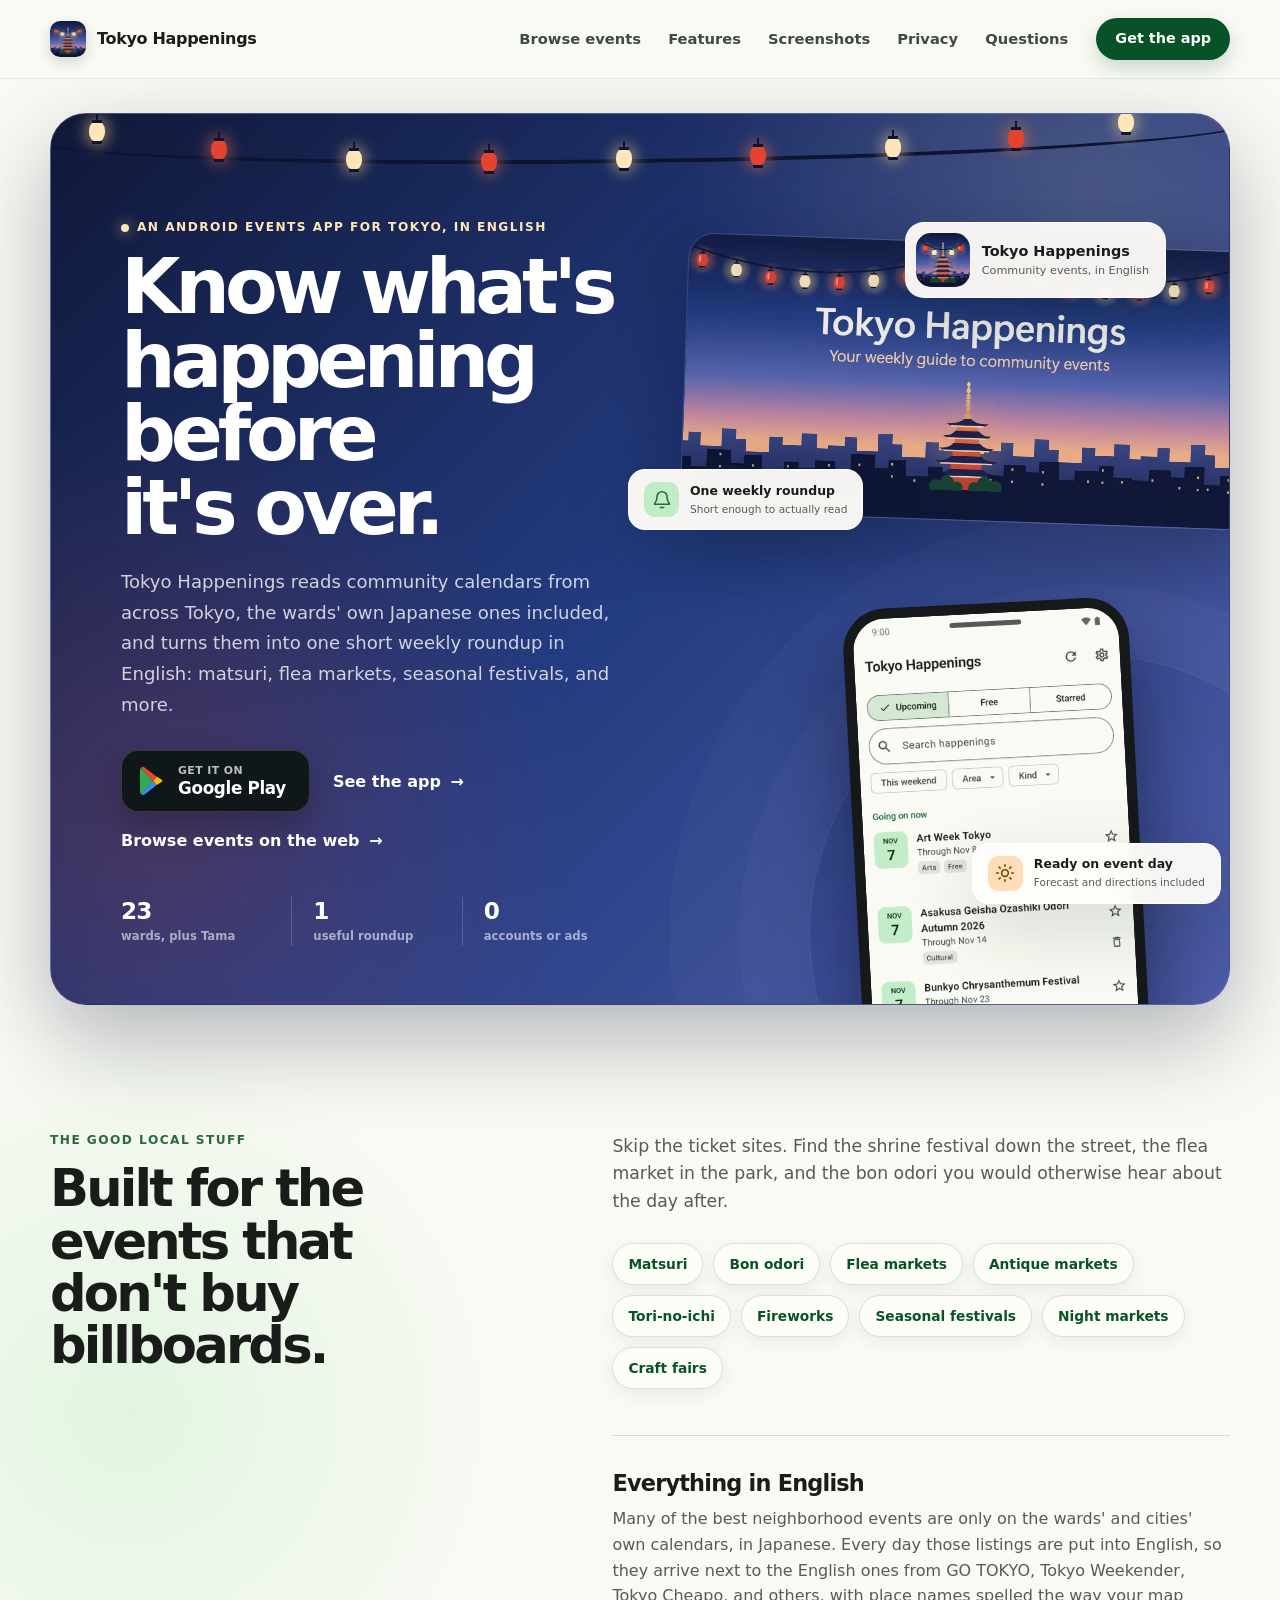
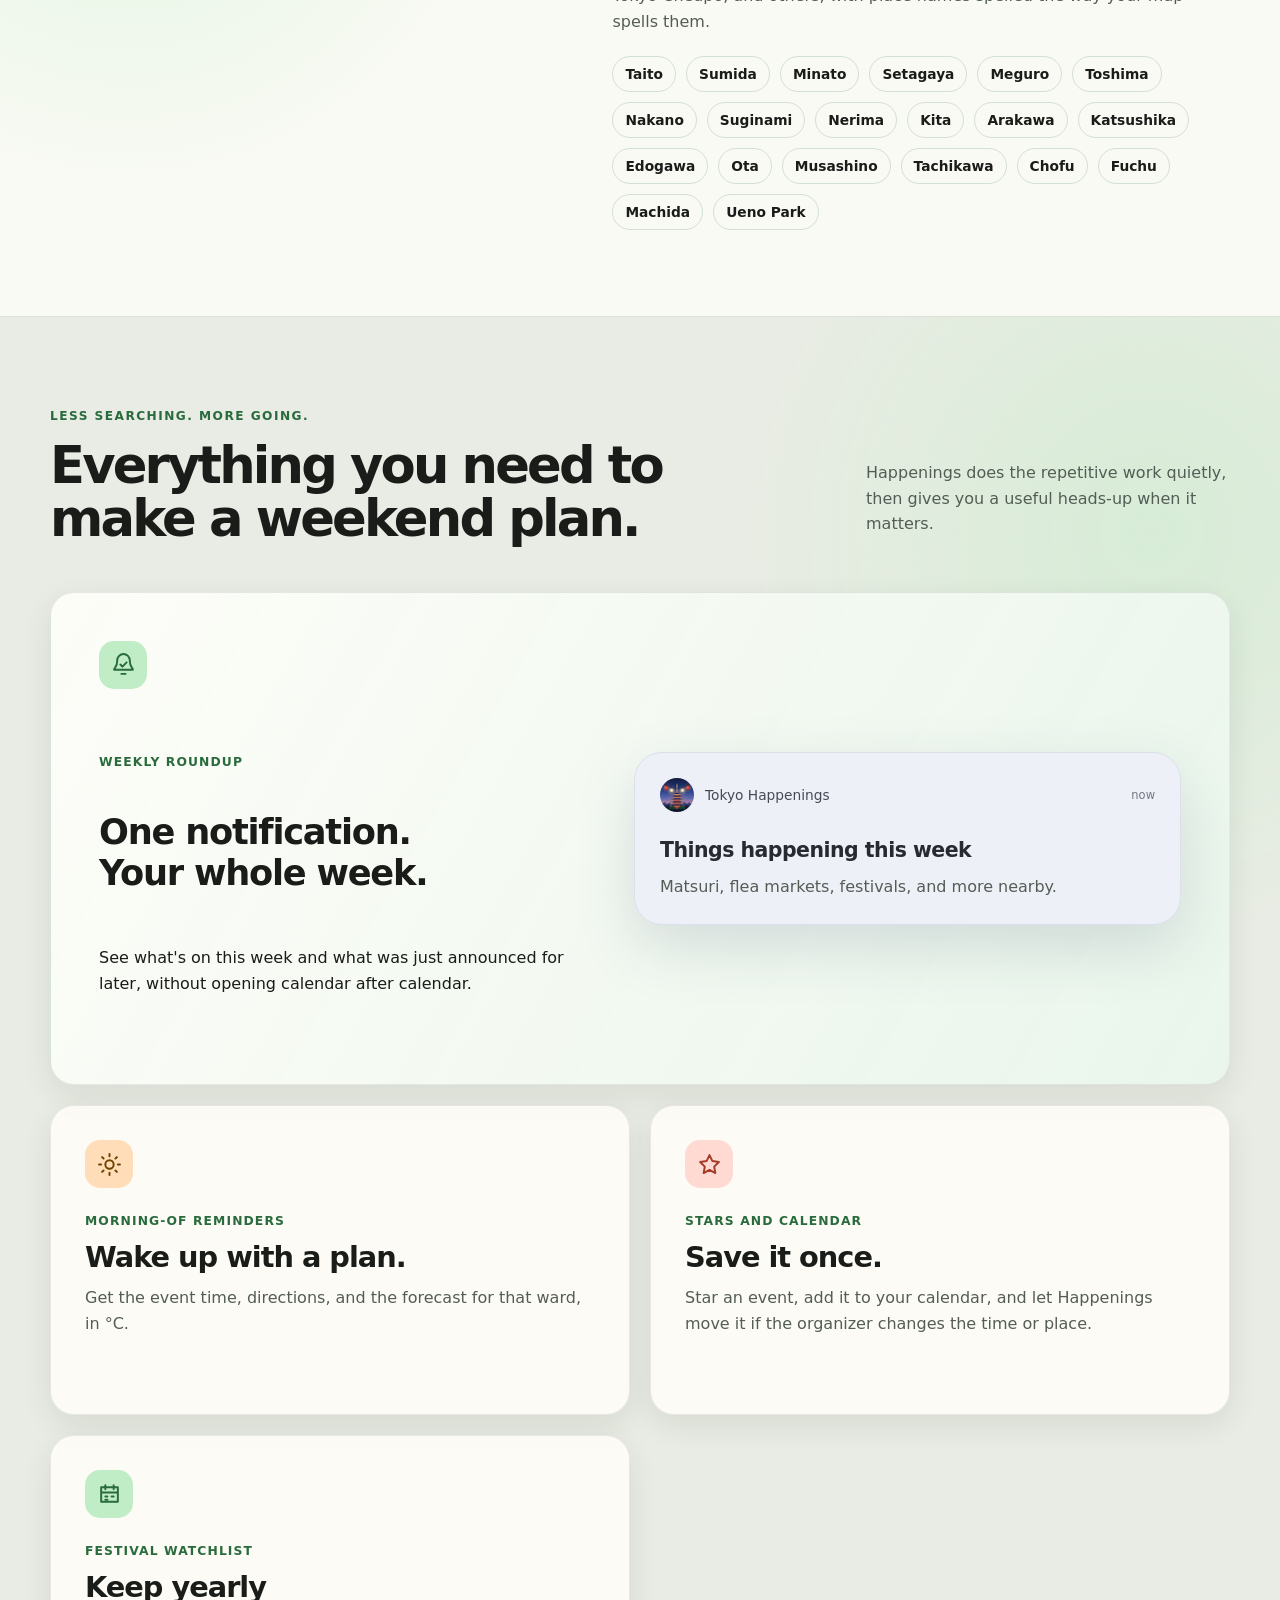
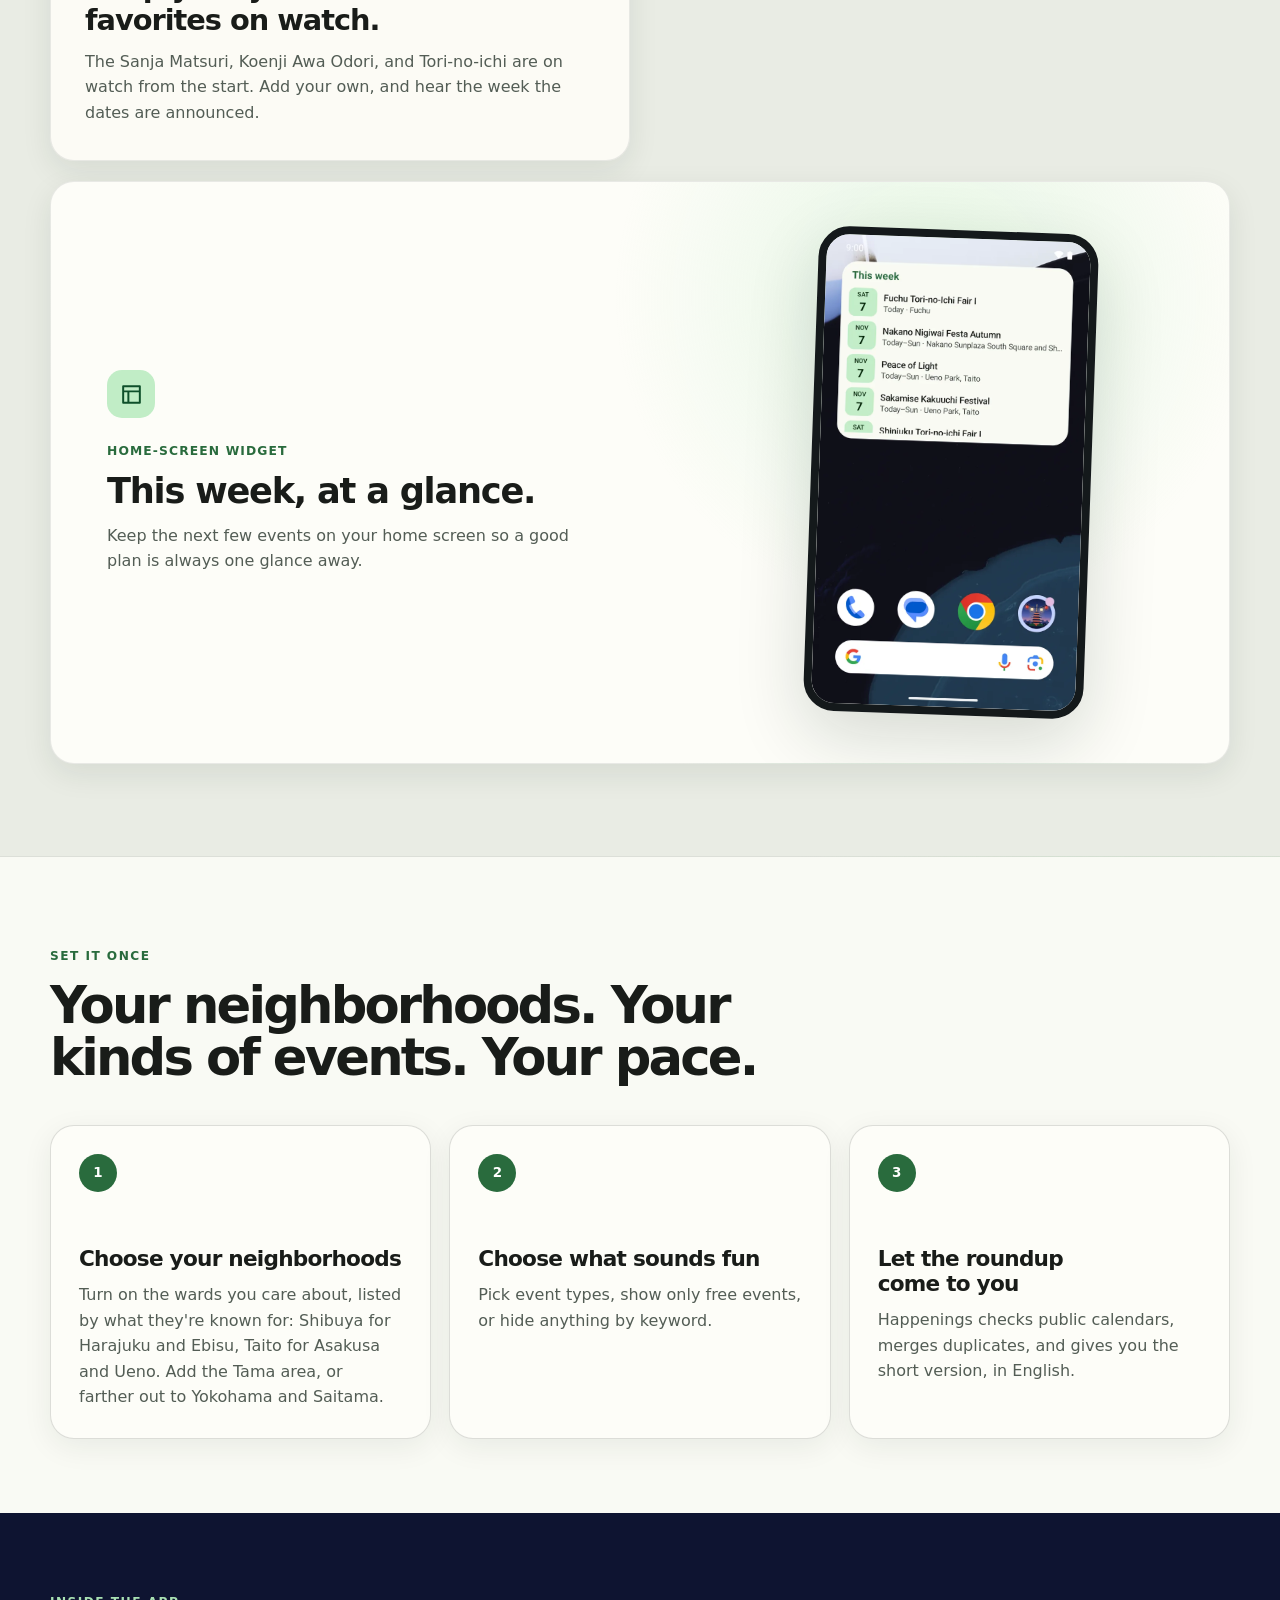
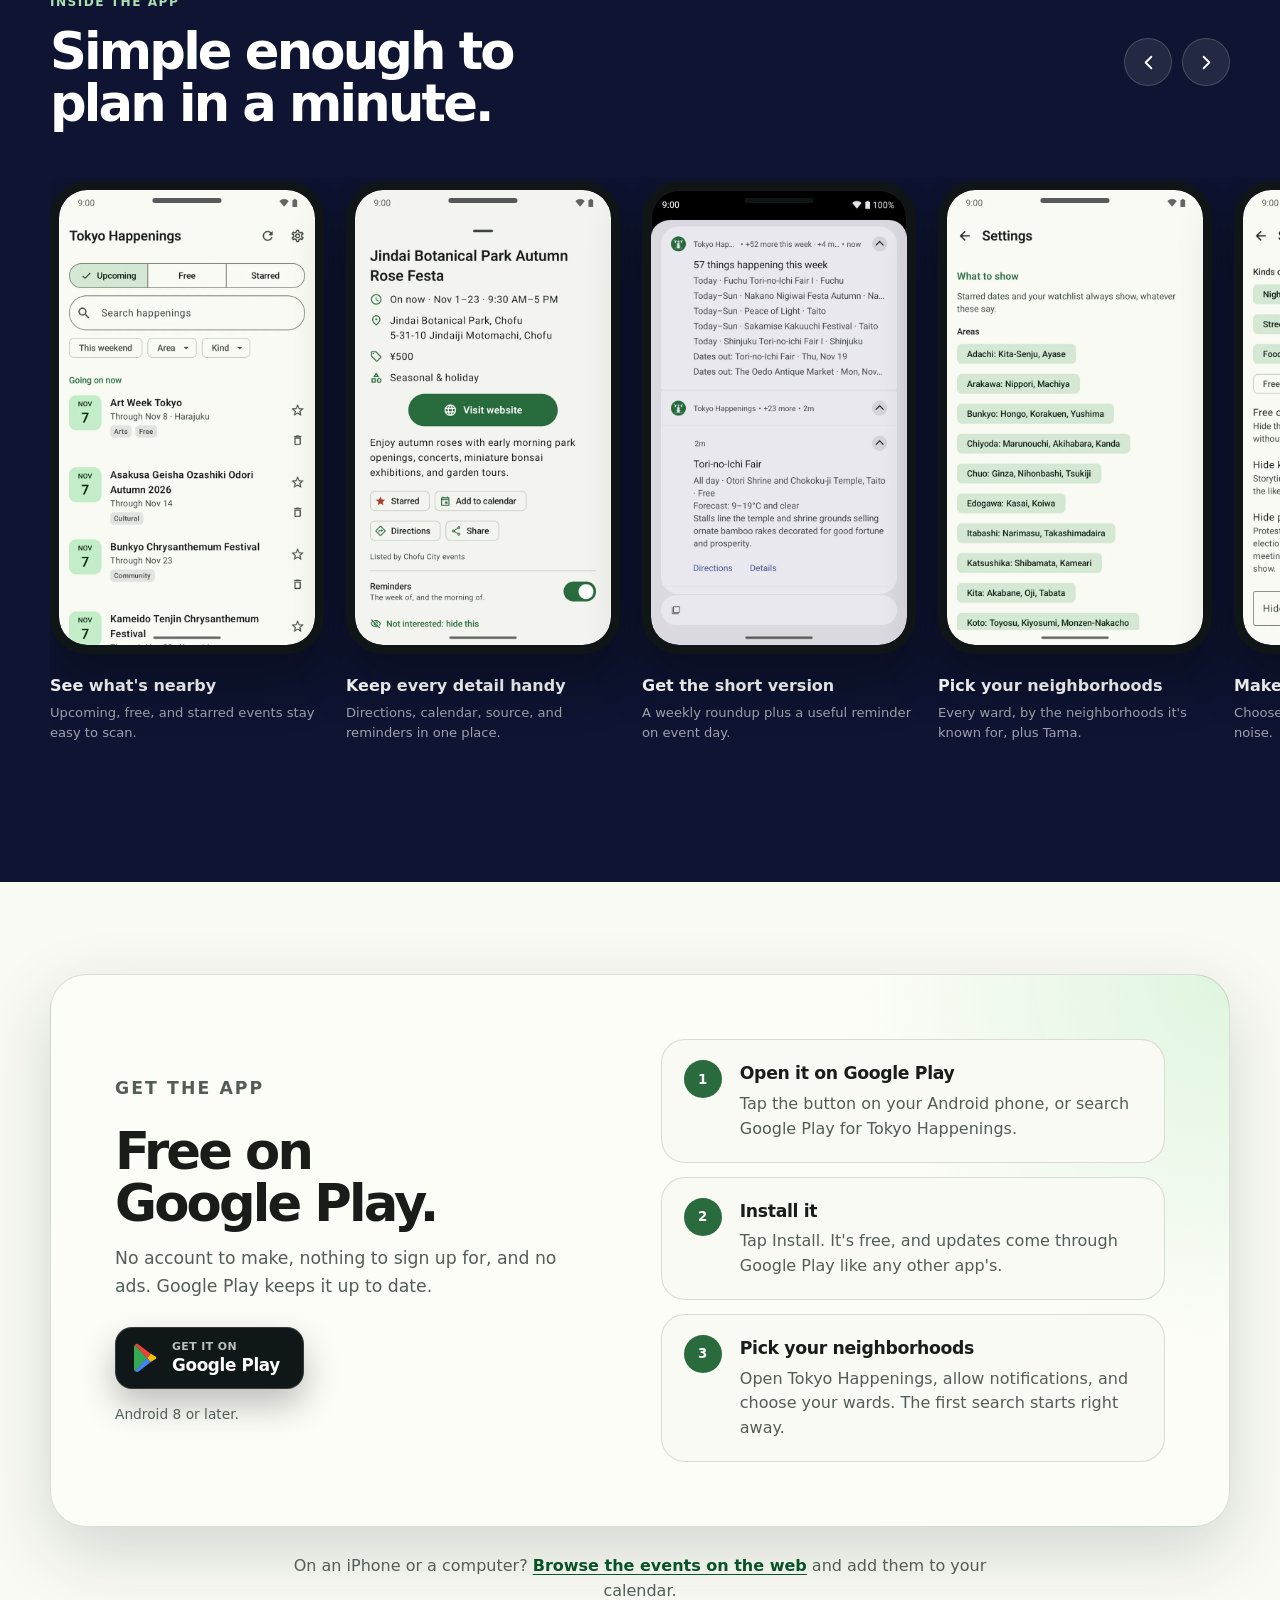
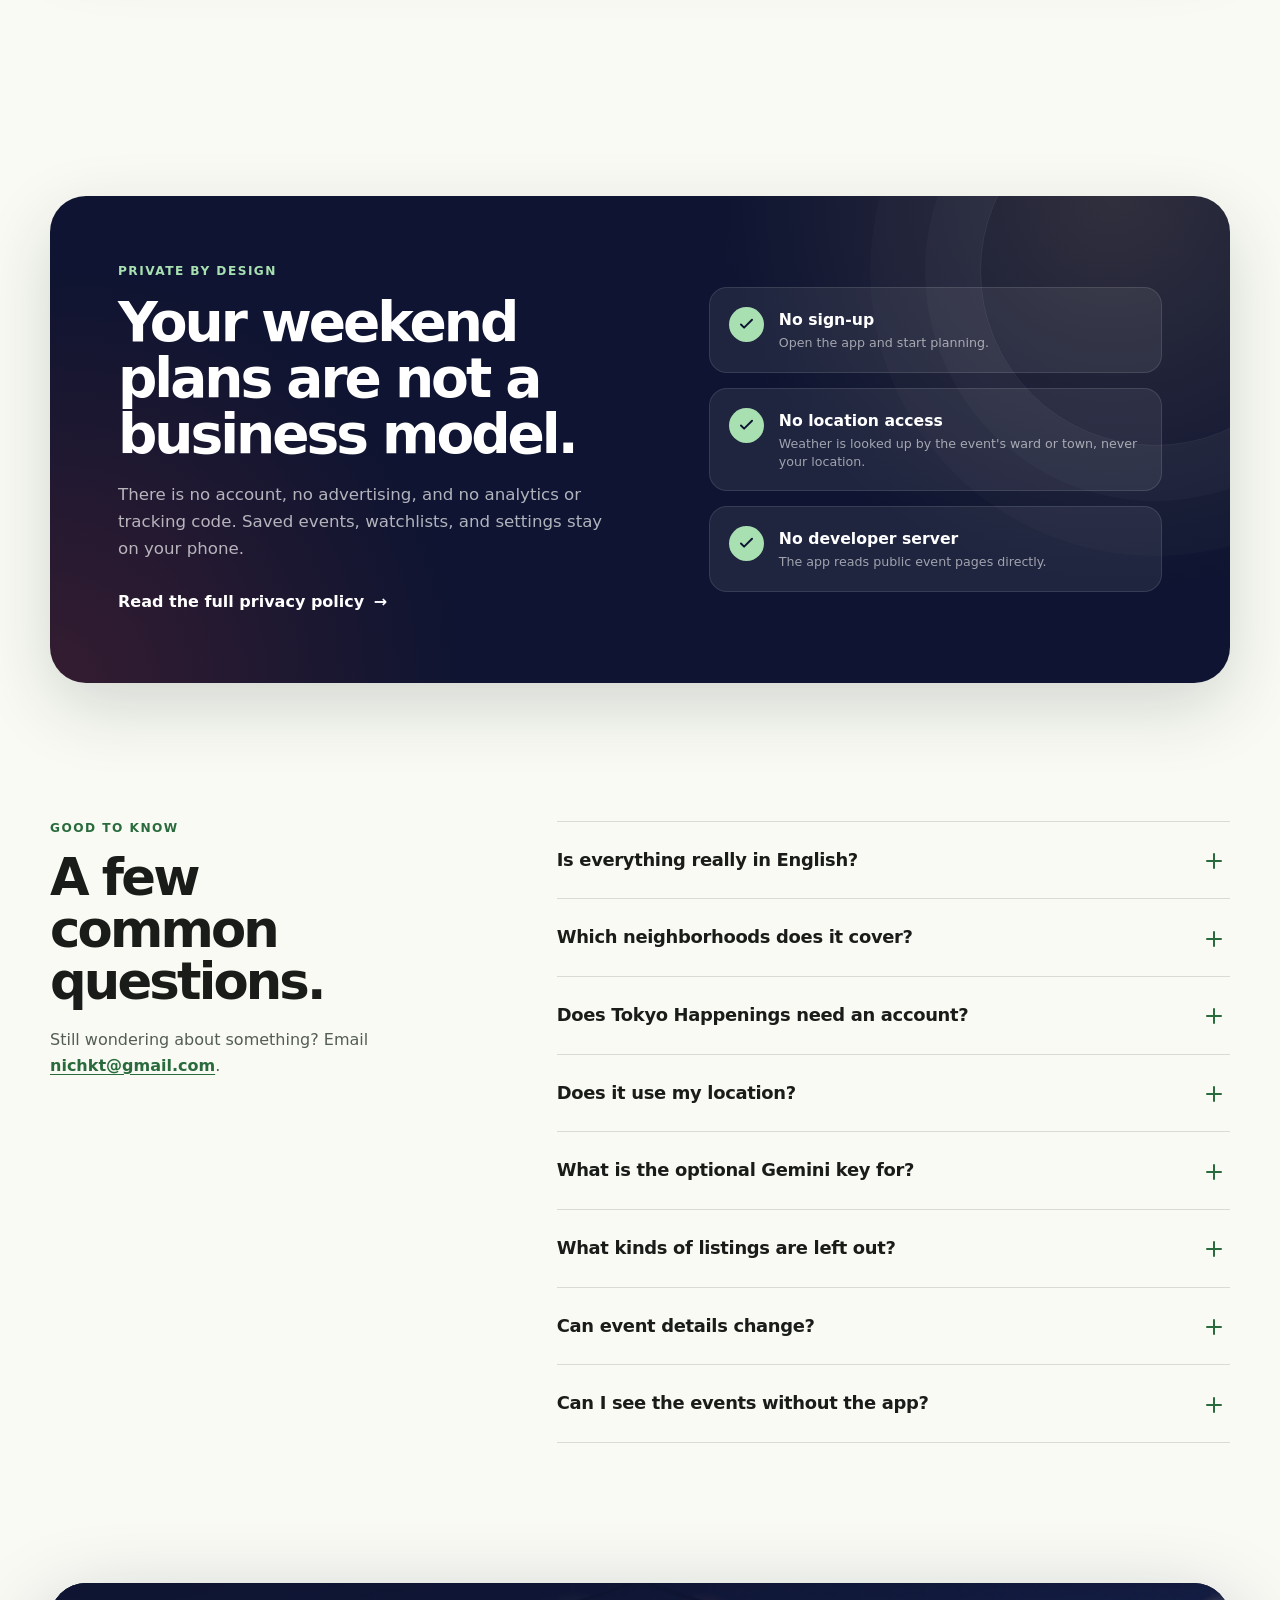
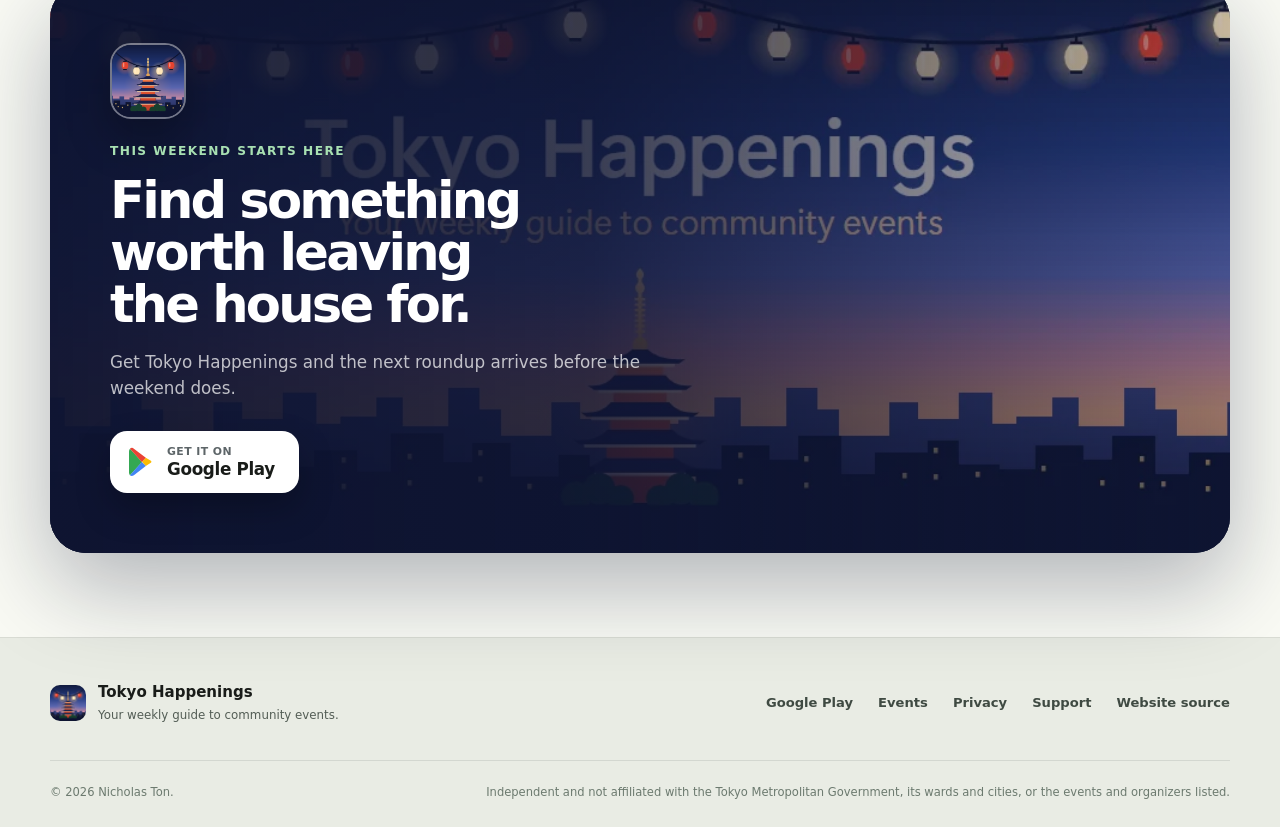
<file: index.html>
<!doctype html>
<html lang="en">
<head>
  <meta charset="utf-8">
  <meta name="viewport" content="width=device-width, initial-scale=1">
  <meta name="theme-color" content="#095227">
  <meta name="color-scheme" content="light">
  <meta name="description" content="Tokyo Happenings finds matsuri, flea markets, seasonal festivals, and other community events across Tokyo's wards, all in English, before they pass you by.">
  <meta name="robots" content="index, follow">

  <title>Tokyo Happenings | Find local events before they happen</title>

  <link rel="canonical" href="https://nichkt.github.io/tokyo-happenings/">
  <link rel="icon" type="image/png" sizes="32x32" href="assets/icon-32.png">
  <link rel="apple-touch-icon" sizes="192x192" href="assets/icon-192.png">
  <link rel="manifest" href="site.webmanifest">
  <link rel="preload" as="image" href="assets/screenshots/1.webp" type="image/webp">
  <link rel="stylesheet" href="styles.css">

  <meta property="og:type" content="website">
  <meta property="og:site_name" content="Tokyo Happenings">
  <meta property="og:title" content="Tokyo Happenings | Your weekly guide to community events">
  <meta property="og:description" content="Matsuri, flea markets, bon odori, and seasonal festivals across Tokyo's wards, in English - found before they happen.">
  <meta property="og:url" content="https://nichkt.github.io/tokyo-happenings/">
  <meta property="og:image" content="https://nichkt.github.io/tokyo-happenings/assets/feature-graphic.png">
  <meta property="og:image:width" content="1024">
  <meta property="og:image:height" content="500">
  <meta property="og:image:alt" content="Tokyo Happenings artwork with festival lanterns over a pagoda at blue hour">

  <meta name="twitter:card" content="summary_large_image">
  <meta name="twitter:title" content="Tokyo Happenings">
  <meta name="twitter:description" content="Your weekly guide, in English, to the community events around Tokyo that are easy to miss.">
  <meta name="twitter:image" content="https://nichkt.github.io/tokyo-happenings/assets/feature-graphic.png">

  <script type="application/ld+json">
  {
    "@context": "https://schema.org",
    "@type": "MobileApplication",
    "name": "Tokyo Happenings",
    "operatingSystem": "Android",
    "applicationCategory": "LifestyleApplication",
    "description": "Tokyo Happenings finds matsuri, flea markets, seasonal festivals, and other community events across Tokyo's wards, puts the wards' Japanese calendars into English, and sends one useful weekly roundup.",
    "downloadUrl": "https://play.google.com/store/apps/details?id=com.nicholaston.happenings.tokyo",
    "image": "https://nichkt.github.io/tokyo-happenings/assets/app-icon.png",
    "offers": {
      "@type": "Offer",
      "price": "0",
      "priceCurrency": "USD"
    },
    "author": {
      "@type": "Person",
      "name": "Nicholas Ton"
    }
  }
  </script>
</head>
<body>
  <a class="skip-link" href="#main-content">Skip to content</a>

  <header class="site-header">
    <nav class="nav container" aria-label="Primary navigation">
      <a class="brand" href="#top" aria-label="Tokyo Happenings home">
        <img src="assets/icon-32.png" width="36" height="36" alt="">
        <span>Tokyo Happenings</span>
      </a>

      <div class="nav-links">
        <a href="events/">Browse events</a>
        <a href="#features">Features</a>
        <a href="#screenshots">Screenshots</a>
        <a href="#privacy">Privacy</a>
        <a href="#questions">Questions</a>
      </div>

      <a class="button button-small button-dark" href="#get">
        Get the app
      </a>
    </nav>
  </header>

  <main id="main-content">
    <section class="hero" id="top">
      <div class="container">
        <div class="hero-panel">
          <div class="string-lights" aria-hidden="true">
            <span></span><span></span><span></span><span></span><span></span>
            <span></span><span></span><span></span><span></span><span></span>
          </div>

          <div class="hero-grid">
            <div class="hero-copy">
              <p class="eyebrow">An Android events app for Tokyo, in English</p>
              <h1>Know what's happening before it's over.</h1>
              <p class="hero-lede">
                Tokyo Happenings reads community calendars from across Tokyo, the wards' own Japanese ones included, and turns them into one short weekly roundup in English: matsuri, flea markets, seasonal festivals, and more.
              </p>

              <div class="hero-actions">
                <a class="store-button" href="https://play.google.com/store/apps/details?id=com.nicholaston.happenings.tokyo" target="_blank" rel="noopener noreferrer" aria-label="Download Tokyo Happenings on Google Play">
                  <svg viewBox="0 0 32 36" aria-hidden="true">
                    <path fill="#34a853" d="M1.2 1.7C.5 2.5 0 3.7 0 5.1v25.8c0 1.4.5 2.6 1.2 3.4l.1.1 14.5-16.2v-.4L1.3 1.6z"/>
                    <path fill="#fbbc04" d="m20.6 23-4.8-5.3v.4l4.8-5.4.1.1 5.7 3.2c1.6.9 1.6 2.4 0 3.3L20.7 23z"/>
                    <path fill="#4285f4" d="m20.7 23-4.9-5.1L1.2 34.3c1.1 1.1 2.8 1.2 4.8.1L20.7 23z"/>
                    <path fill="#ea4335" d="M20.7 12.8 6 1.6C4-.5 2.3.6 1.2 1.7l14.6 16.2 4.9-5.1z"/>
                  </svg>
                  <span>
                    <small>Get it on</small>
                    <strong>Google Play</strong>
                  </span>
                </a>
                <a class="hero-link" href="#screenshots">See the app <span aria-hidden="true">&rarr;</span></a>
                <a class="hero-link" href="events/">Browse events on the web <span aria-hidden="true">&rarr;</span></a>
              </div>

              <ul class="hero-proof" aria-label="App highlights">
                <li><strong>23</strong><span>wards, plus Tama</span></li>
                <li><strong>1</strong><span>useful roundup</span></li>
                <li><strong>0</strong><span>accounts or ads</span></li>
              </ul>
            </div>

            <div class="hero-visual" aria-label="Tokyo Happenings app preview">
              <img class="hero-art" src="assets/feature-graphic.webp" width="1024" height="500" alt="" aria-hidden="true">

              <div class="app-badge">
                <img src="assets/app-icon.png" width="64" height="64" alt="">
                <span><strong>Tokyo Happenings</strong><small>Community events, in English</small></span>
              </div>

              <div class="device device-hero">
                <div class="device-speaker" aria-hidden="true"></div>
                <img src="assets/screenshots/1.webp" width="720" height="1280" alt="Tokyo Happenings home screen listing upcoming community events" fetchpriority="high">
              </div>

              <div class="floating-note note-roundup">
                <span class="note-icon" aria-hidden="true">
                  <svg viewBox="0 0 24 24"><path d="M18 8a6 6 0 0 0-12 0c0 7-3 7-3 9h18c0-2-3-2-3-9M10 21h4"/></svg>
                </span>
                <span><strong>One weekly roundup</strong><small>Short enough to actually read</small></span>
              </div>

              <div class="floating-note note-weather">
                <span class="note-icon note-icon-amber" aria-hidden="true">
                  <svg viewBox="0 0 24 24"><circle cx="12" cy="12" r="4"/><path d="M12 2v2m0 16v2M4.9 4.9l1.4 1.4m11.4 11.4 1.4 1.4M2 12h2m16 0h2M4.9 19.1l1.4-1.4M17.7 6.3l1.4-1.4"/></svg>
                </span>
                <span><strong>Ready on event day</strong><small>Forecast and directions included</small></span>
              </div>
            </div>
          </div>
        </div>
      </div>
    </section>

    <section class="event-types section">
      <div class="container event-types-grid">
        <div>
          <p class="section-kicker">The good local stuff</p>
          <h2>Built for the events that don't buy billboards.</h2>
        </div>
        <div>
          <p class="section-intro">
            Skip the ticket sites. Find the shrine festival down the street, the flea market in the park, and the bon odori you would otherwise hear about the day after.
          </p>
          <div class="chip-cloud" aria-label="Event types in Tokyo Happenings">
            <span>Matsuri</span>
            <span>Bon odori</span>
            <span>Flea markets</span>
            <span>Antique markets</span>
            <span>Tori-no-ichi</span>
            <span>Fireworks</span>
            <span>Seasonal festivals</span>
            <span>Night markets</span>
            <span>Craft fairs</span>
          </div>

          <div class="english-note" id="english">
            <h3>Everything in English</h3>
            <p>
              Many of the best neighborhood events are only on the wards' and cities' own calendars, in Japanese. Every day those listings are put into English, so they arrive next to the English ones from GO TOKYO, Tokyo Weekender, Tokyo Cheapo, and others, with place names spelled the way your map spells them.
            </p>
            <div class="chip-cloud chip-cloud-quiet" aria-label="Calendars put into English every day">
              <span>Taito</span>
              <span>Sumida</span>
              <span>Minato</span>
              <span>Setagaya</span>
              <span>Meguro</span>
              <span>Toshima</span>
              <span>Nakano</span>
              <span>Suginami</span>
              <span>Nerima</span>
              <span>Kita</span>
              <span>Arakawa</span>
              <span>Katsushika</span>
              <span>Edogawa</span>
              <span>Ota</span>
              <span>Musashino</span>
              <span>Tachikawa</span>
              <span>Chofu</span>
              <span>Fuchu</span>
              <span>Machida</span>
              <span>Ueno Park</span>
            </div>
          </div>
        </div>
      </div>
    </section>

    <section class="features section" id="features">
      <div class="container">
        <div class="section-heading">
          <div>
            <p class="section-kicker">Less searching. More going.</p>
            <h2>Everything you need to make a weekend plan.</h2>
          </div>
          <p>
            Happenings does the repetitive work quietly, then gives you a useful heads-up when it matters.
          </p>
        </div>

        <div class="feature-grid">
          <article class="feature-card feature-card-large">
            <div class="feature-icon">
              <svg viewBox="0 0 24 24" aria-hidden="true"><path d="M18 8a6 6 0 0 0-12 0c0 7-3 7-3 9h18c0-2-3-2-3-9M10 21h4"/><path d="m9 12 2 2 4-4"/></svg>
            </div>
            <p class="feature-label">Weekly roundup</p>
            <h3>One notification. Your whole week.</h3>
            <p>
              See what's on this week and what was just announced for later, without opening calendar after calendar.
            </p>
            <div class="mini-notification" aria-hidden="true">
              <div class="mini-notification-top">
                <img src="assets/icon-32.png" width="34" height="34" alt="">
                <span>Tokyo Happenings</span>
                <small>now</small>
              </div>
              <strong>Things happening this week</strong>
              <p>Matsuri, flea markets, festivals, and more nearby.</p>
            </div>
          </article>

          <article class="feature-card">
            <div class="feature-icon feature-icon-amber">
              <svg viewBox="0 0 24 24" aria-hidden="true"><circle cx="12" cy="12" r="4"/><path d="M12 2v2m0 16v2M4.9 4.9l1.4 1.4m11.4 11.4 1.4 1.4M2 12h2m16 0h2M4.9 19.1l1.4-1.4M17.7 6.3l1.4-1.4"/></svg>
            </div>
            <p class="feature-label">Morning-of reminders</p>
            <h3>Wake up with a plan.</h3>
            <p>Get the event time, directions, and the forecast for that ward, in &deg;C.</p>
          </article>

          <article class="feature-card">
            <div class="feature-icon feature-icon-coral">
              <svg viewBox="0 0 24 24" aria-hidden="true"><path d="m12 3 2.8 5.7 6.2.9-4.5 4.4 1.1 6.2-5.6-3-5.6 3 1.1-6.2L3 9.6l6.2-.9z"/></svg>
            </div>
            <p class="feature-label">Stars and calendar</p>
            <h3>Save it once.</h3>
            <p>Star an event, add it to your calendar, and let Happenings move it if the organizer changes the time or place.</p>
          </article>

          <article class="feature-card">
            <div class="feature-icon">
              <svg viewBox="0 0 24 24" aria-hidden="true"><path d="M4 5h16v14H4zM8 3v4m8-4v4M4 10h16"/><path d="M8 14h2m4 0h2m-8 3h2"/></svg>
            </div>
            <p class="feature-label">Festival watchlist</p>
            <h3>Keep yearly favorites on watch.</h3>
            <p>The Sanja Matsuri, Koenji Awa Odori, and Tori-no-ichi are on watch from the start. Add your own, and hear the week the dates are announced.</p>
          </article>

          <article class="feature-card feature-card-widget">
            <div>
              <div class="feature-icon feature-icon-sky">
                <svg viewBox="0 0 24 24" aria-hidden="true"><path d="M4 4h16v16H4zM4 9h16M9 9v11"/></svg>
              </div>
              <p class="feature-label">Home-screen widget</p>
              <h3>This week, at a glance.</h3>
              <p>Keep the next few events on your home screen so a good plan is always one glance away.</p>
            </div>
            <img src="assets/screenshots/6.webp" width="720" height="1280" alt="Tokyo Happenings home-screen widget showing this week's events" loading="lazy">
          </article>
        </div>
      </div>
    </section>

    <section class="how-it-works section">
      <div class="container">
        <div class="section-heading compact-heading">
          <div>
            <p class="section-kicker">Set it once</p>
            <h2>Your neighborhoods. Your kinds of events. Your pace.</h2>
          </div>
        </div>

        <ol class="steps">
          <li>
            <span class="step-number">1</span>
            <div>
              <h3>Choose your neighborhoods</h3>
              <p>Turn on the wards you care about, listed by what they're known for: Shibuya for Harajuku and Ebisu, Taito for Asakusa and Ueno. Add the Tama area, or farther out to Yokohama and Saitama.</p>
            </div>
          </li>
          <li>
            <span class="step-number">2</span>
            <div>
              <h3>Choose what sounds fun</h3>
              <p>Pick event types, show only free events, or hide anything by keyword.</p>
            </div>
          </li>
          <li>
            <span class="step-number">3</span>
            <div>
              <h3>Let the roundup come to you</h3>
              <p>Happenings checks public calendars, merges duplicates, and gives you the short version, in English.</p>
            </div>
          </li>
        </ol>
      </div>
    </section>

    <section class="screenshots section" id="screenshots">
      <div class="container">
        <div class="section-heading screenshots-heading">
          <div>
            <p class="section-kicker">Inside the app</p>
            <h2>Simple enough to plan in a minute.</h2>
          </div>
          <div class="gallery-controls" aria-label="Screenshot gallery controls">
            <button type="button" data-gallery-button="previous" aria-label="Show previous screenshots">
              <svg viewBox="0 0 24 24" aria-hidden="true"><path d="m15 18-6-6 6-6"/></svg>
            </button>
            <button type="button" data-gallery-button="next" aria-label="Show next screenshots">
              <svg viewBox="0 0 24 24" aria-hidden="true"><path d="m9 18 6-6-6-6"/></svg>
            </button>
          </div>
        </div>

        <div class="gallery" data-gallery>
          <figure class="screenshot-card">
            <div class="device">
              <div class="device-speaker" aria-hidden="true"></div>
              <img src="assets/screenshots/1.webp" width="720" height="1280" alt="Upcoming events grouped by what is happening now and this week" loading="lazy">
            </div>
            <figcaption><strong>See what's nearby</strong><span>Upcoming, free, and starred events stay easy to scan.</span></figcaption>
          </figure>

          <figure class="screenshot-card">
            <div class="device">
              <div class="device-speaker" aria-hidden="true"></div>
              <img src="assets/screenshots/2.webp" width="720" height="1280" alt="Event details in English with time, place, category, reminders, and action buttons" loading="lazy">
            </div>
            <figcaption><strong>Keep every detail handy</strong><span>Directions, calendar, source, and reminders in one place.</span></figcaption>
          </figure>

          <figure class="screenshot-card">
            <div class="device">
              <div class="device-speaker" aria-hidden="true"></div>
              <img src="assets/screenshots/3.webp" width="720" height="1280" alt="Weekly roundup notification and morning event reminder" loading="lazy">
            </div>
            <figcaption><strong>Get the short version</strong><span>A weekly roundup plus a useful reminder on event day.</span></figcaption>
          </figure>

          <figure class="screenshot-card">
            <div class="device">
              <div class="device-speaker" aria-hidden="true"></div>
              <img src="assets/screenshots/4.webp" width="720" height="1280" alt="Settings listing Tokyo's wards by their neighborhoods, each turned on or off" loading="lazy">
            </div>
            <figcaption><strong>Pick your neighborhoods</strong><span>Every ward, by the neighborhoods it's known for, plus Tama.</span></figcaption>
          </figure>

          <figure class="screenshot-card">
            <div class="device">
              <div class="device-speaker" aria-hidden="true"></div>
              <img src="assets/screenshots/5.webp" width="720" height="1280" alt="Settings for event types, free events, and keyword filters" loading="lazy">
            </div>
            <figcaption><strong>Make the list yours</strong><span>Choose event types, then filter out the noise.</span></figcaption>
          </figure>

          <figure class="screenshot-card">
            <div class="device">
              <div class="device-speaker" aria-hidden="true"></div>
              <img src="assets/screenshots/6.webp" width="720" height="1280" alt="Tokyo Happenings widget on an Android home screen" loading="lazy">
            </div>
            <figcaption><strong>Keep this week visible</strong><span>The home-screen widget puts the next events within reach.</span></figcaption>
          </figure>
        </div>
      </div>
    </section>

    <section class="get section" id="get">
      <div class="container">
        <div class="get-panel">
          <div class="get-copy">
            <p class="section-kicker">Get the app</p>
            <h2>Free on Google Play.</h2>
            <p>
              No account to make, nothing to sign up for, and no ads. Google Play keeps it up to date.
            </p>
            <a class="store-button" href="https://play.google.com/store/apps/details?id=com.nicholaston.happenings.tokyo" target="_blank" rel="noopener noreferrer" aria-label="Download Tokyo Happenings on Google Play">
              <svg viewBox="0 0 32 36" aria-hidden="true">
                <path fill="#34a853" d="M1.2 1.7C.5 2.5 0 3.7 0 5.1v25.8c0 1.4.5 2.6 1.2 3.4l.1.1 14.5-16.2v-.4L1.3 1.6z"/>
                <path fill="#fbbc04" d="m20.6 23-4.8-5.3v.4l4.8-5.4.1.1 5.7 3.2c1.6.9 1.6 2.4 0 3.3L20.7 23z"/>
                <path fill="#4285f4" d="m20.7 23-4.9-5.1L1.2 34.3c1.1 1.1 2.8 1.2 4.8.1L20.7 23z"/>
                <path fill="#ea4335" d="M20.7 12.8 6 1.6C4-.5 2.3.6 1.2 1.7l14.6 16.2 4.9-5.1z"/>
              </svg>
              <span><small>Get it on</small><strong>Google Play</strong></span>
            </a>
            <p class="get-fine">Android 8 or later.</p>
          </div>

          <ol class="get-steps">
            <li>
              <span class="step-number">1</span>
              <div>
                <strong>Open it on Google Play</strong>
                <span>Tap the button on your Android phone, or search Google Play for Tokyo Happenings.</span>
              </div>
            </li>
            <li>
              <span class="step-number">2</span>
              <div>
                <strong>Install it</strong>
                <span>Tap Install. It's free, and updates come through Google Play like any other app's.</span>
              </div>
            </li>
            <li>
              <span class="step-number">3</span>
              <div>
                <strong>Pick your neighborhoods</strong>
                <span>Open Tokyo Happenings, allow notifications, and choose your wards. The first search starts right away.</span>
              </div>
            </li>
          </ol>
        </div>
        <p class="get-aside">
          On an iPhone or a computer? <a href="events/">Browse the events on the web</a> and add them to your calendar.
        </p>
      </div>
    </section>

    <section class="privacy section" id="privacy">
      <div class="container">
        <div class="privacy-panel">
          <div class="privacy-copy">
            <p class="section-kicker section-kicker-light">Private by design</p>
            <h2>Your weekend plans are not a business model.</h2>
            <p>
              There is no account, no advertising, and no analytics or tracking code. Saved events, watchlists, and settings stay on your phone.
            </p>
            <a class="text-link-light" href="https://nichkt.github.io/seattle-happenings-privacy/tokyo/" target="_blank" rel="noopener noreferrer">
              Read the full privacy policy <span aria-hidden="true">&rarr;</span>
            </a>
          </div>

          <ul class="privacy-list">
            <li>
              <span class="privacy-check" aria-hidden="true">
                <svg viewBox="0 0 24 24"><path d="m5 12 4 4 10-10"/></svg>
              </span>
              <div><strong>No sign-up</strong><span>Open the app and start planning.</span></div>
            </li>
            <li>
              <span class="privacy-check" aria-hidden="true">
                <svg viewBox="0 0 24 24"><path d="m5 12 4 4 10-10"/></svg>
              </span>
              <div><strong>No location access</strong><span>Weather is looked up by the event's ward or town, never your location.</span></div>
            </li>
            <li>
              <span class="privacy-check" aria-hidden="true">
                <svg viewBox="0 0 24 24"><path d="m5 12 4 4 10-10"/></svg>
              </span>
              <div><strong>No developer server</strong><span>The app reads public event pages directly.</span></div>
            </li>
          </ul>
        </div>
      </div>
    </section>

    <section class="questions section" id="questions">
      <div class="container questions-grid">
        <div class="questions-intro">
          <p class="section-kicker">Good to know</p>
          <h2>A few common questions.</h2>
          <p>Still wondering about something? Email <a href="mailto:nichkt@gmail.com">nichkt@gmail.com</a>.</p>
        </div>

        <div class="faq-list">
          <details>
            <summary>Is everything really in English?</summary>
            <p>Yes. The wards' and cities' calendars are in Japanese, so every day their listings are put into English with Google's Gemini before the app or this site shows them. Places keep the spellings you'll find on a map, so you can search for them.</p>
          </details>
          <details>
            <summary>Which neighborhoods does it cover?</summary>
            <p>All 23 wards, each listed by its best-known neighborhoods, and the Tama area to the west: Kichijoji, Mitaka, Tachikawa, Hachioji, and the rest. Yokohama, Kawasaki, Saitama, and Chiba can be turned on too. Turn on only the ones you want.</p>
          </details>
          <details>
            <summary>Does Tokyo Happenings need an account?</summary>
            <p>No. There is no sign-in or profile. Your saved events, watchlist, and settings stay on your phone.</p>
          </details>
          <details>
            <summary>Does it use my location?</summary>
            <p>No. The app does not ask for location access. Distance starts from a ward or town you choose, and weather is requested for each event's ward or town.</p>
          </details>
          <details>
            <summary>What is the optional Gemini key for?</summary>
            <p>The app works fully without it. If you add your own Gemini API key, Happenings can also read festival pages for their details and sort events more carefully. The app explains exactly what is sent before you add a key.</p>
          </details>
          <details>
            <summary>What kinds of listings are left out?</summary>
            <p>Concerts, sports, and ticket-resale listings are left out on purpose, and so are the classes, talks, and consultations on the ward calendars. The focus is community events such as matsuri, markets, festivals, fireworks, and fairs.</p>
          </details>
          <details>
            <summary>Can event details change?</summary>
            <p>Yes. Dates, times, and places can change, so always check with the organizer. When Happenings sees an update, it can also move an event it added to your calendar.</p>
          </details>
          <details>
            <summary>Can I see the events without the app?</summary>
            <p>Yes. <a href="events/">Browse upcoming events on the web</a>, gathered from the same calendars every day, and add any of them to Google, Apple, Outlook, or another calendar. It works on iPhone too. The weekly roundup and reminders are in the app.</p>
          </details>
        </div>
      </div>
    </section>

    <section class="final-cta section">
      <div class="container">
        <div class="final-cta-panel">
          <img src="assets/feature-graphic.webp" width="1024" height="500" alt="" aria-hidden="true" loading="lazy">
          <div class="final-cta-overlay"></div>
          <div class="final-cta-content">
            <img src="assets/app-icon.png" width="86" height="86" alt="">
            <p class="section-kicker section-kicker-light">This weekend starts here</p>
            <h2>Find something worth leaving the house for.</h2>
            <p>Get Tokyo Happenings and the next roundup arrives before the weekend does.</p>
            <a class="store-button store-button-light" href="https://play.google.com/store/apps/details?id=com.nicholaston.happenings.tokyo" target="_blank" rel="noopener noreferrer" aria-label="Download Tokyo Happenings on Google Play">
              <svg viewBox="0 0 32 36" aria-hidden="true">
                <path fill="#34a853" d="M1.2 1.7C.5 2.5 0 3.7 0 5.1v25.8c0 1.4.5 2.6 1.2 3.4l.1.1 14.5-16.2v-.4L1.3 1.6z"/>
                <path fill="#fbbc04" d="m20.6 23-4.8-5.3v.4l4.8-5.4.1.1 5.7 3.2c1.6.9 1.6 2.4 0 3.3L20.7 23z"/>
                <path fill="#4285f4" d="m20.7 23-4.9-5.1L1.2 34.3c1.1 1.1 2.8 1.2 4.8.1L20.7 23z"/>
                <path fill="#ea4335" d="M20.7 12.8 6 1.6C4-.5 2.3.6 1.2 1.7l14.6 16.2 4.9-5.1z"/>
              </svg>
              <span><small>Get it on</small><strong>Google Play</strong></span>
            </a>
          </div>
        </div>
      </div>
    </section>
  </main>

  <footer class="site-footer">
    <div class="container footer-grid">
      <div class="footer-brand">
        <img src="assets/icon-32.png" width="36" height="36" alt="">
        <div><strong>Tokyo Happenings</strong><span>Your weekly guide to community events.</span></div>
      </div>
      <div class="footer-links">
        <a href="https://play.google.com/store/apps/details?id=com.nicholaston.happenings.tokyo" target="_blank" rel="noopener noreferrer">Google Play</a>
        <a href="events/">Events</a>
        <a href="https://nichkt.github.io/seattle-happenings-privacy/tokyo/" target="_blank" rel="noopener noreferrer">Privacy</a>
        <a href="mailto:nichkt@gmail.com">Support</a>
        <a href="https://github.com/Nichkt/tokyo-happenings" target="_blank" rel="noopener noreferrer">Website source</a>
      </div>
    </div>
    <div class="container footer-bottom">
      <p>&copy; <span data-current-year>2026</span> Nicholas Ton.</p>
      <p>Independent and not affiliated with the Tokyo Metropolitan Government, its wards and cities, or the events and organizers listed.</p>
    </div>
  </footer>

  <script src="script.js"></script>
</body>
</html>
</file>
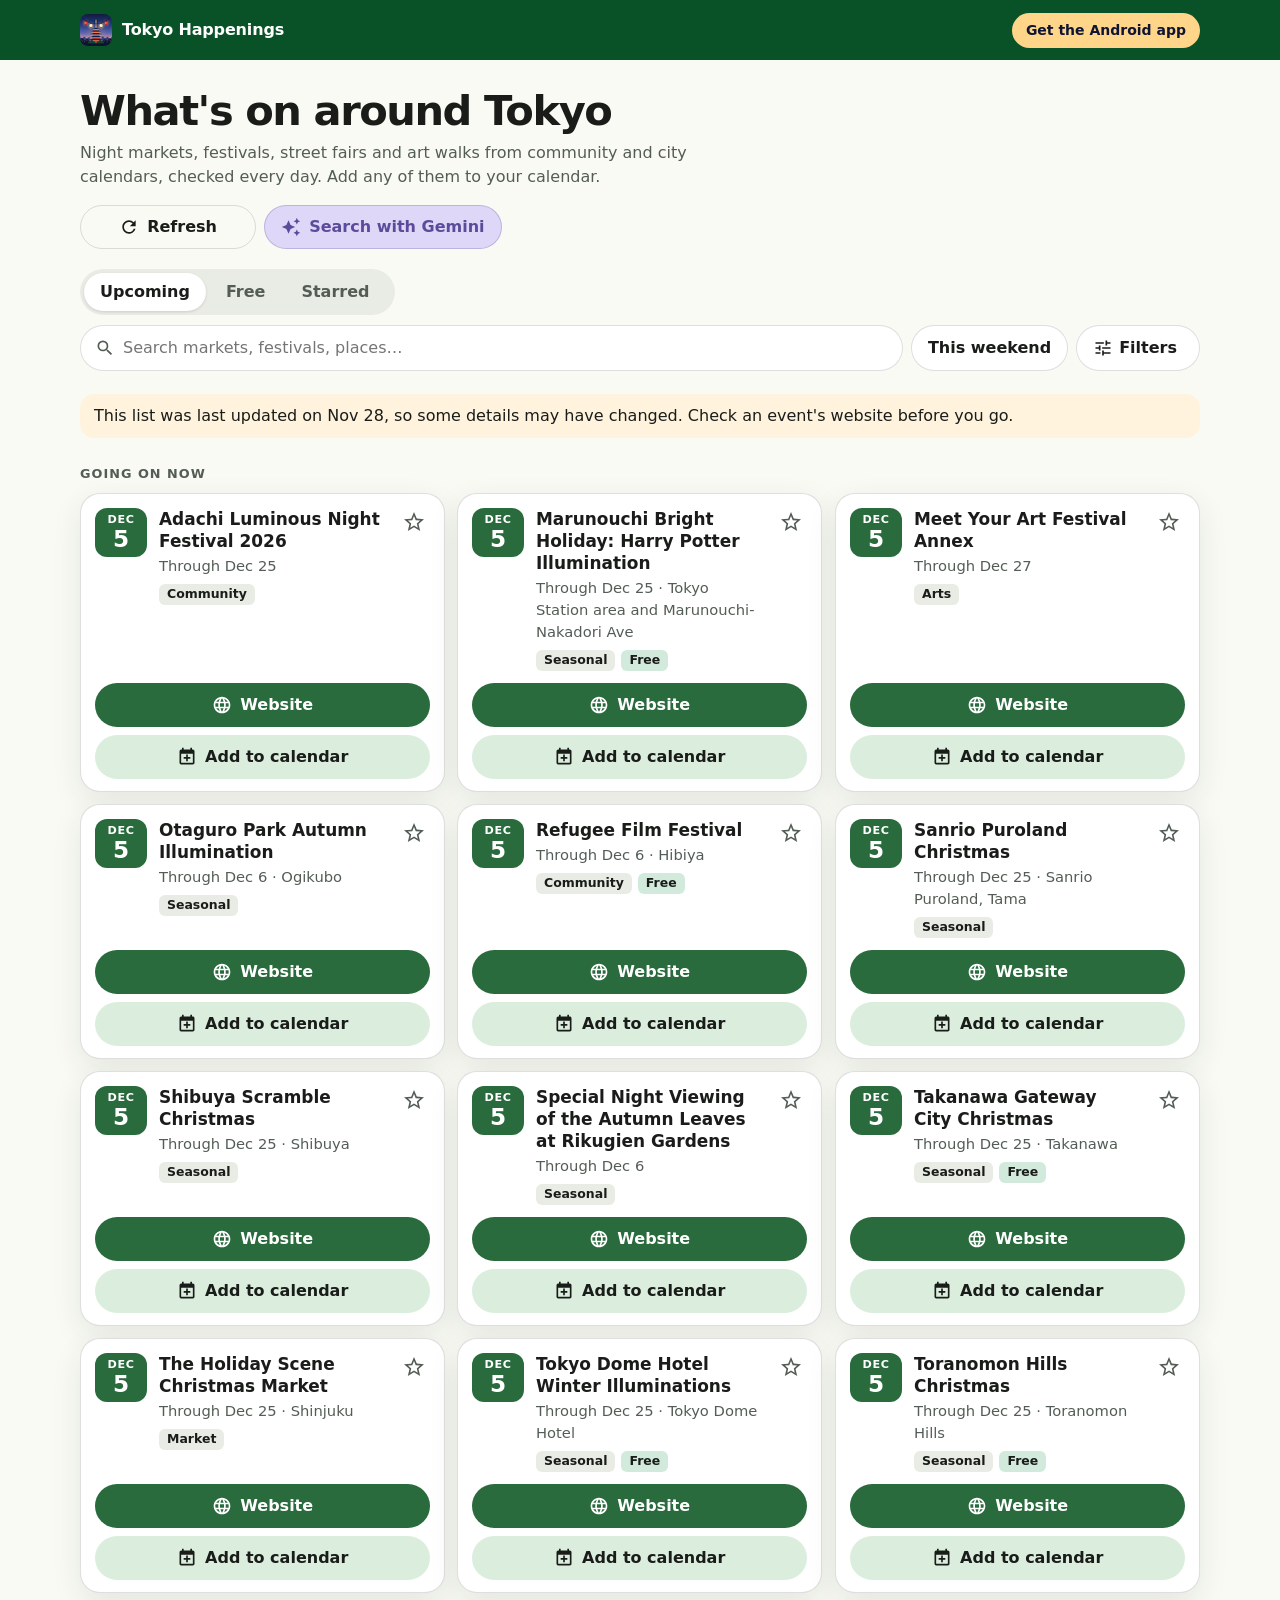
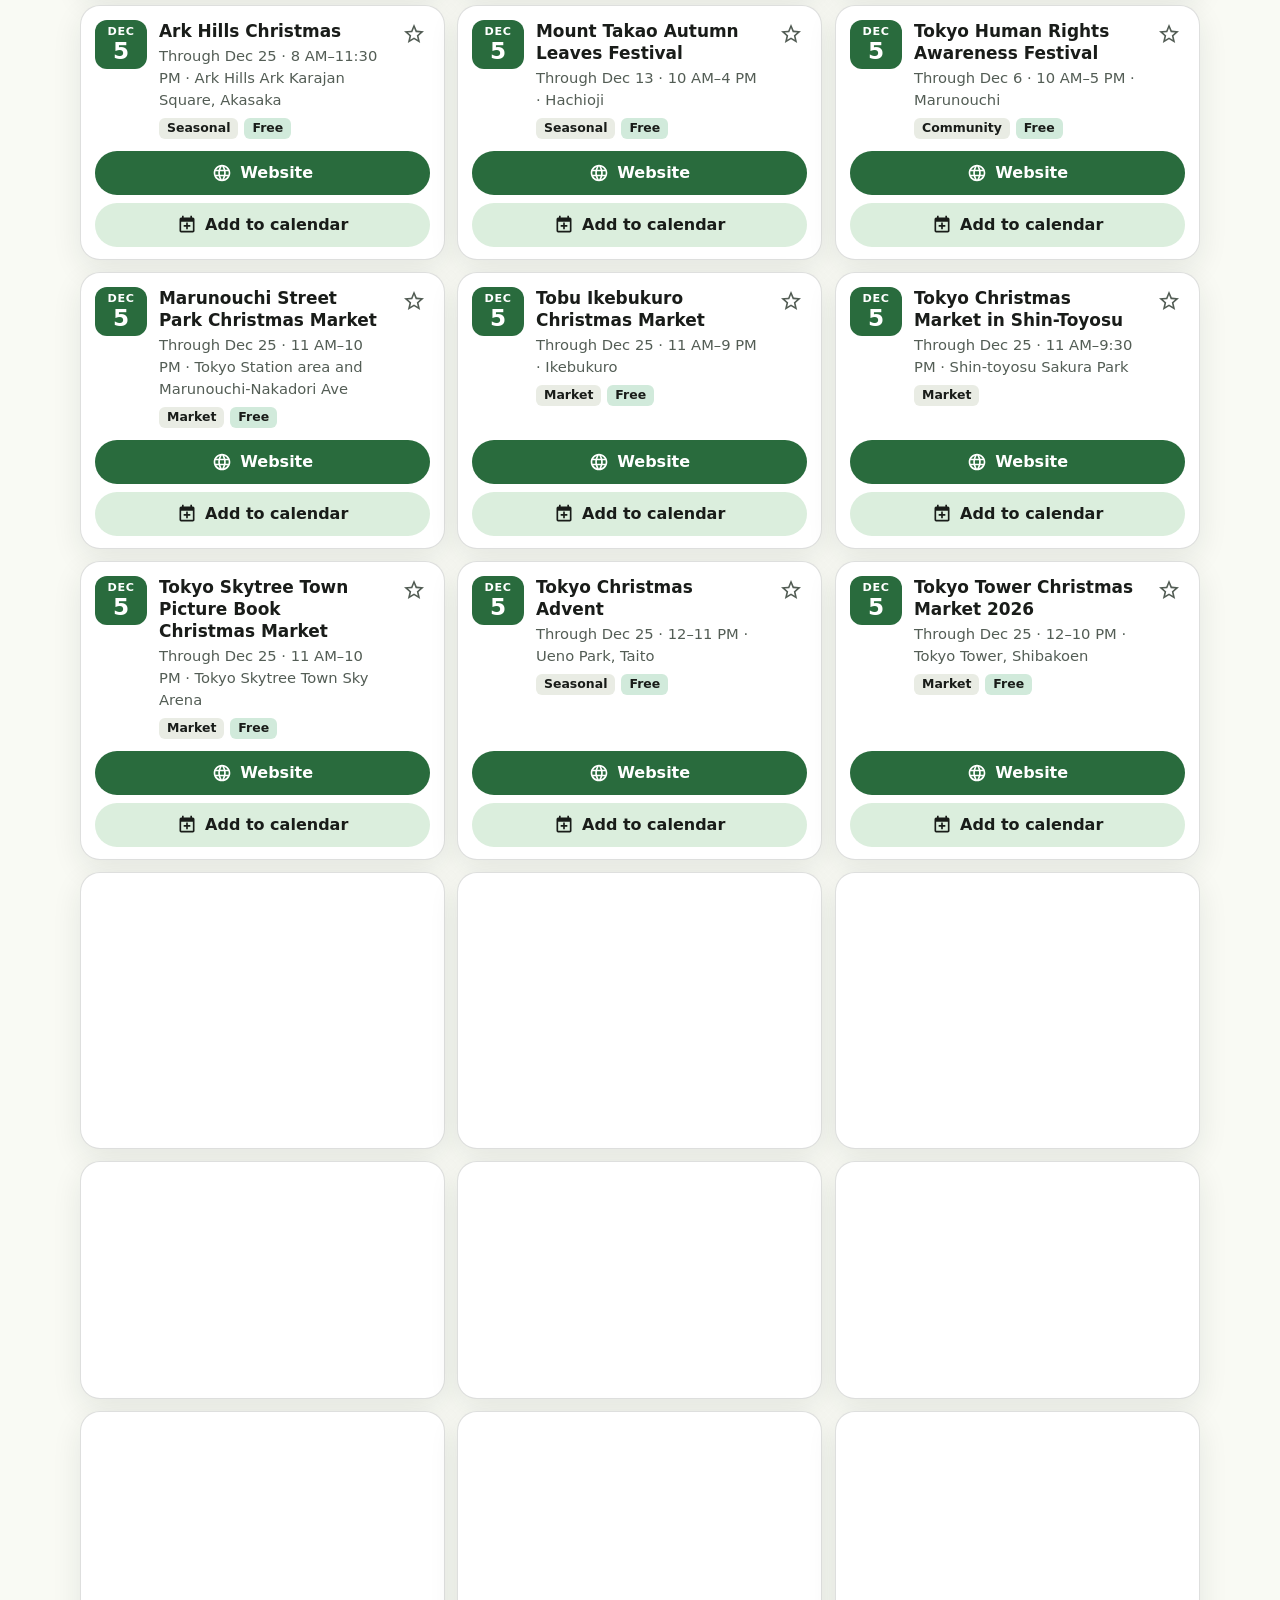
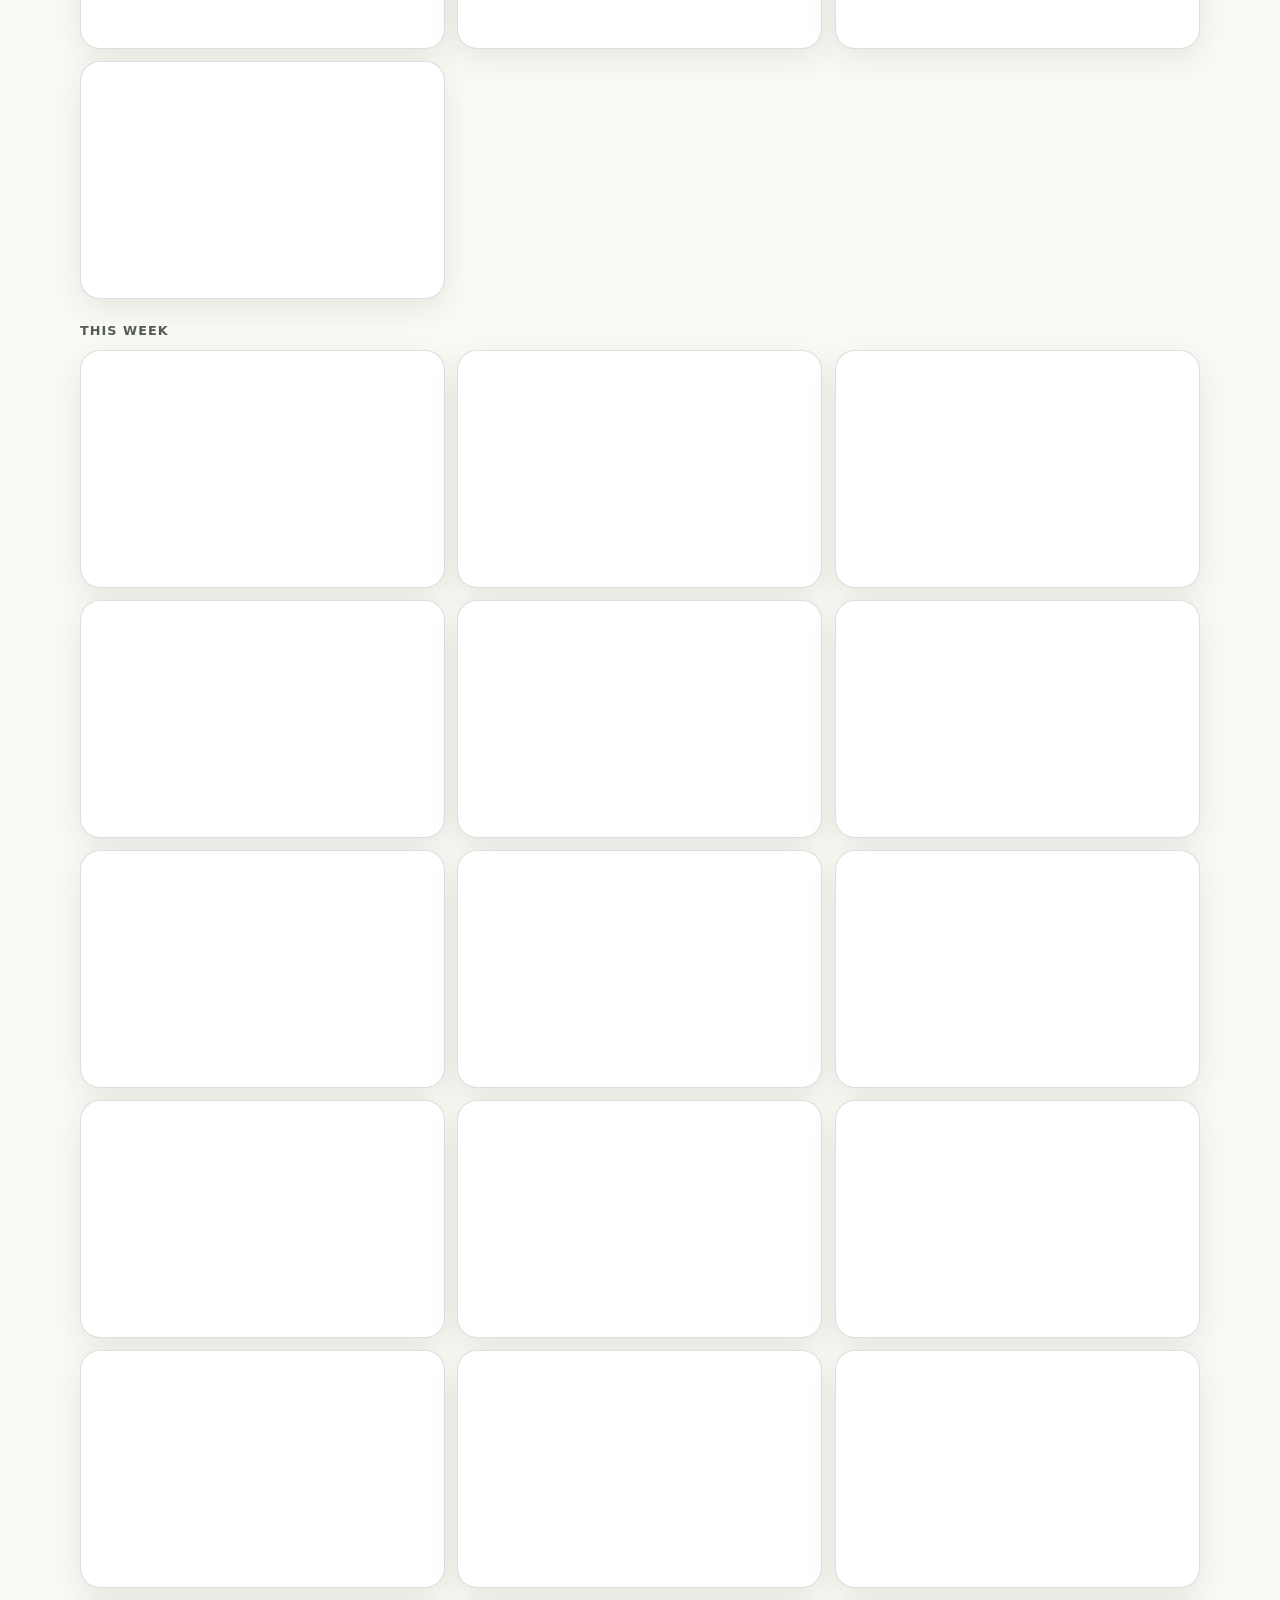
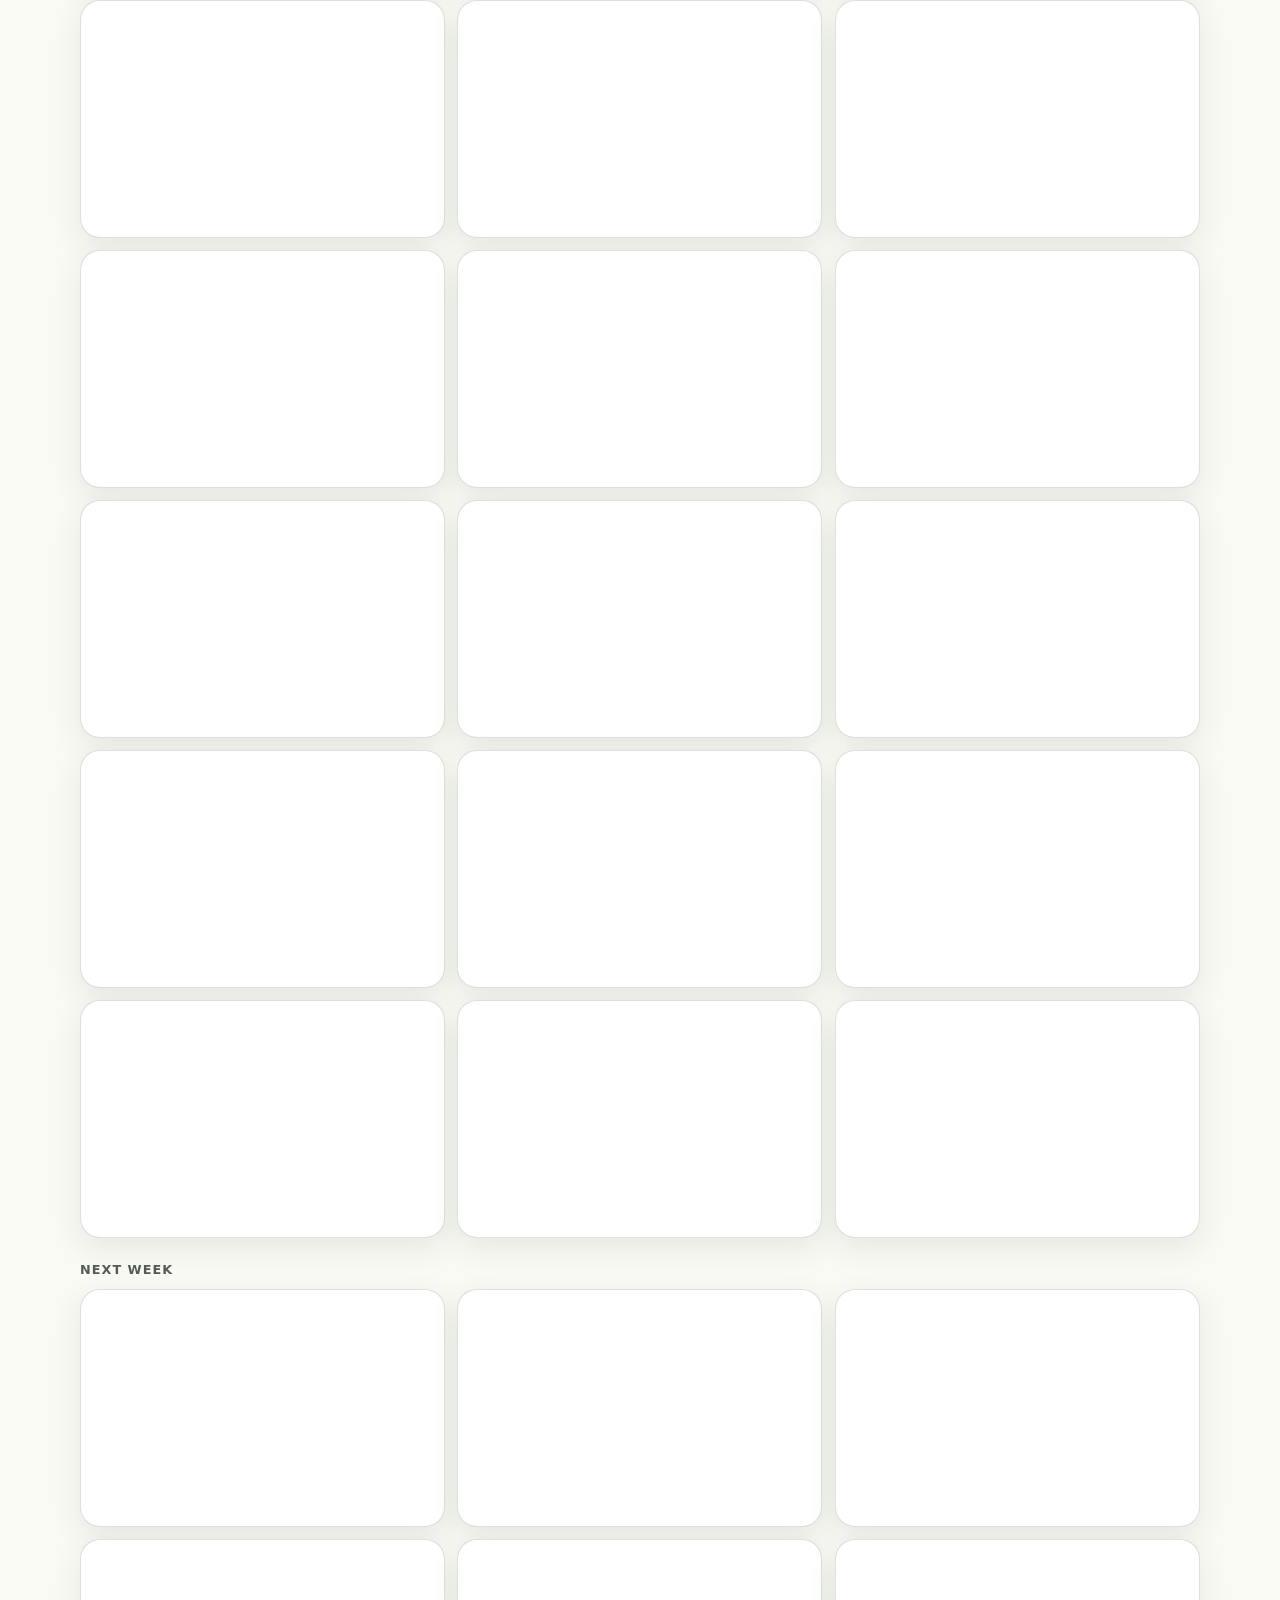
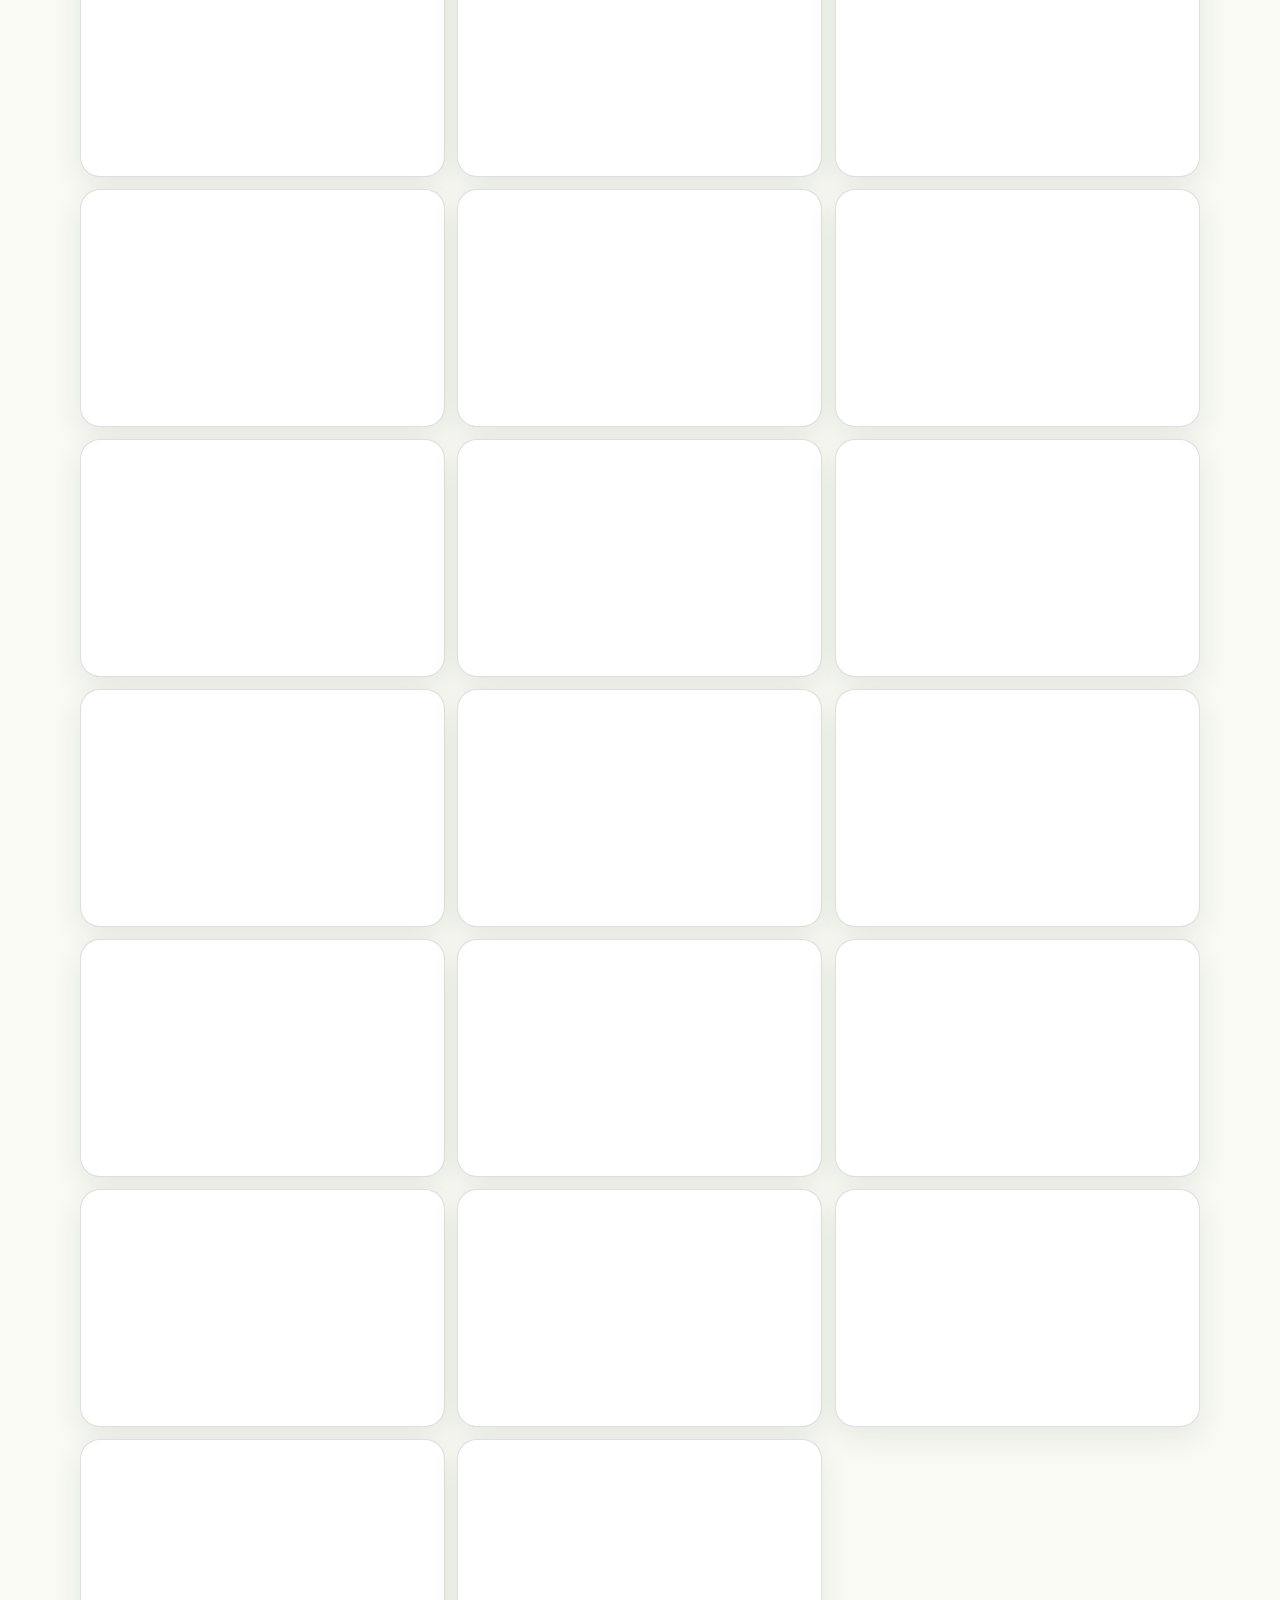
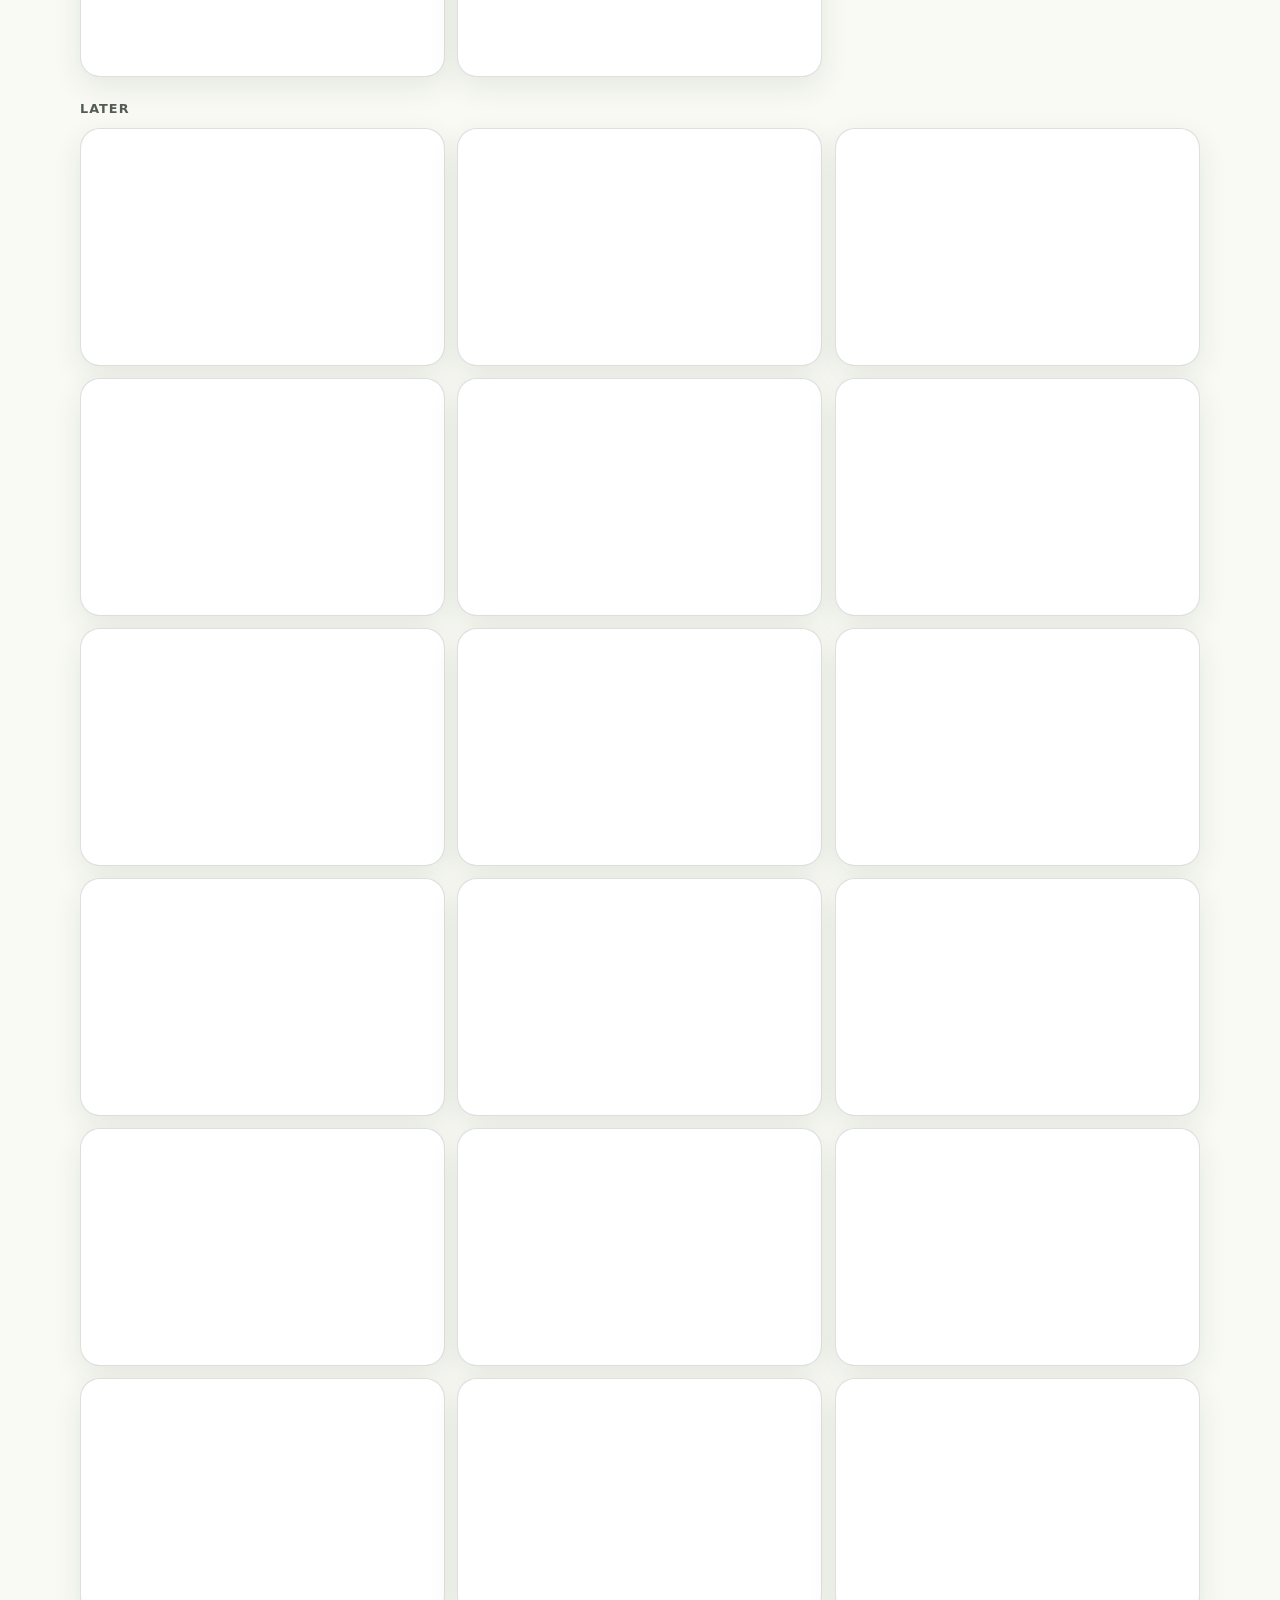
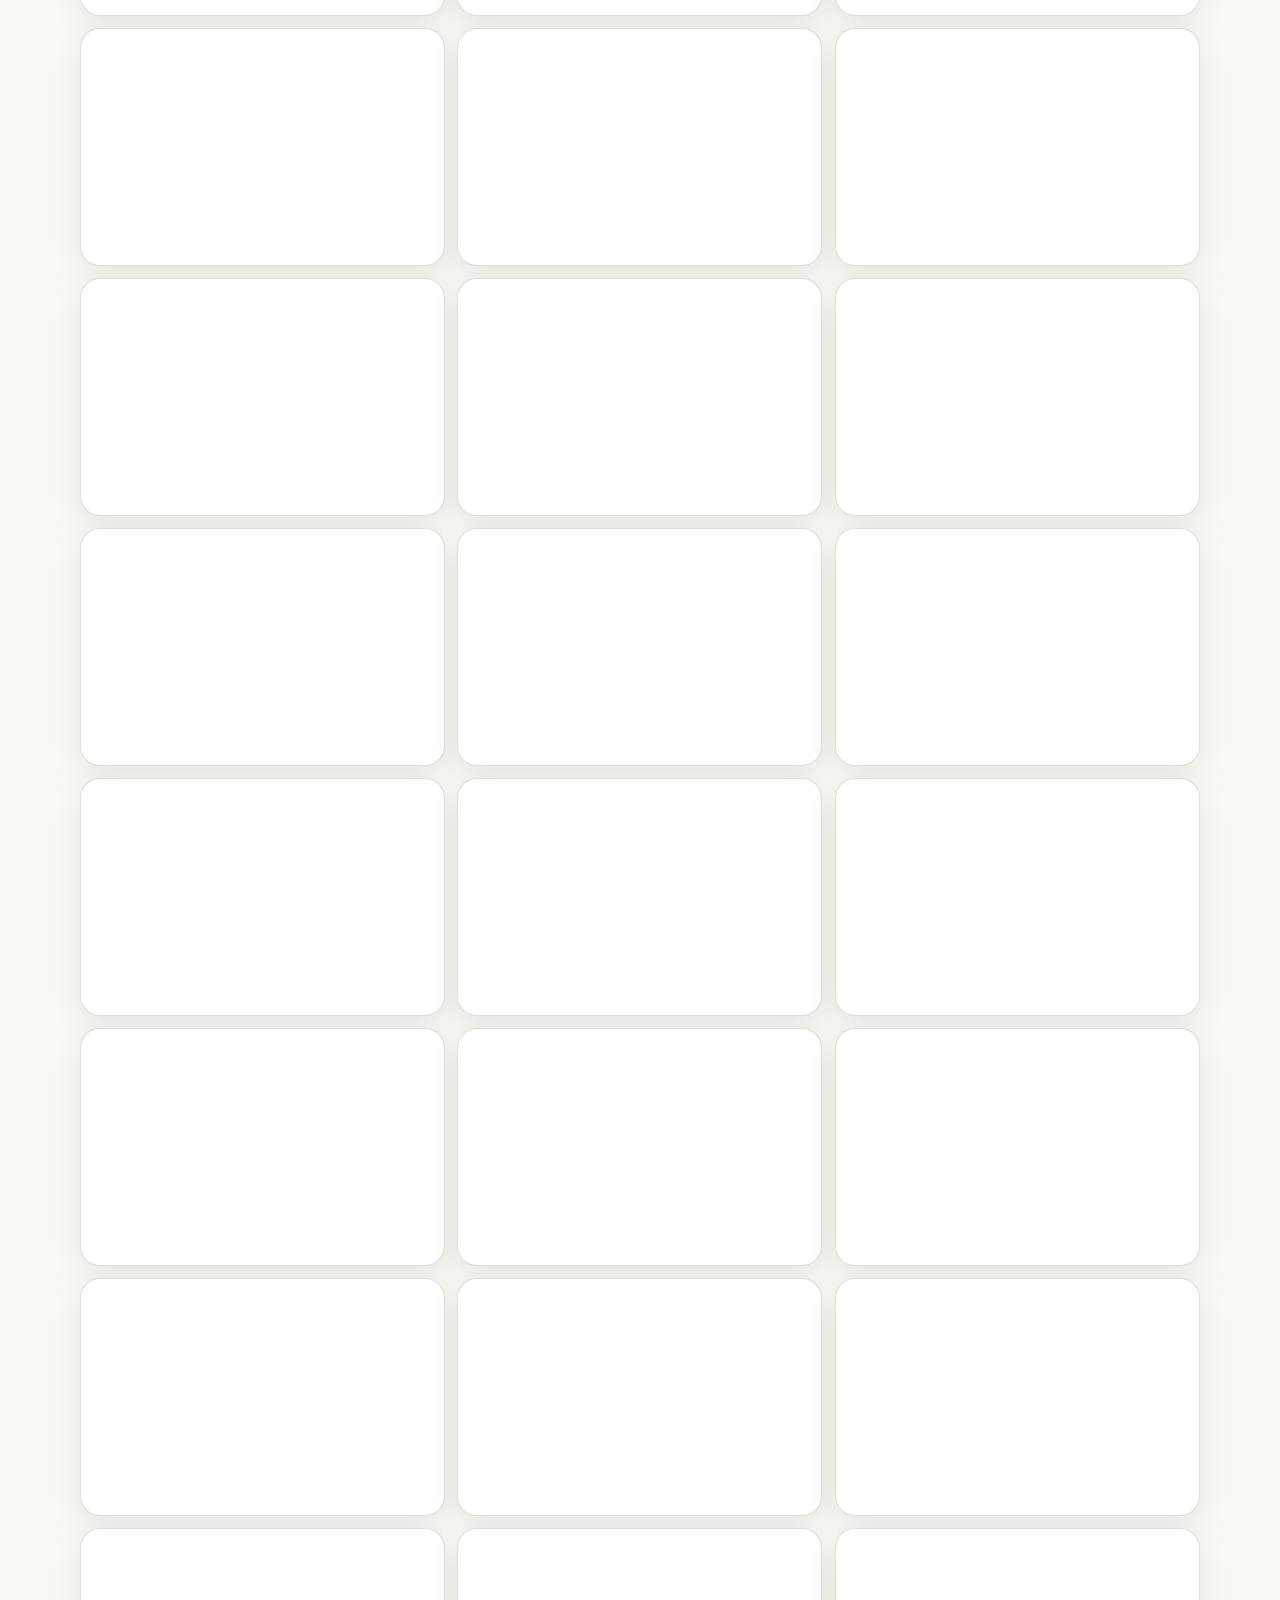
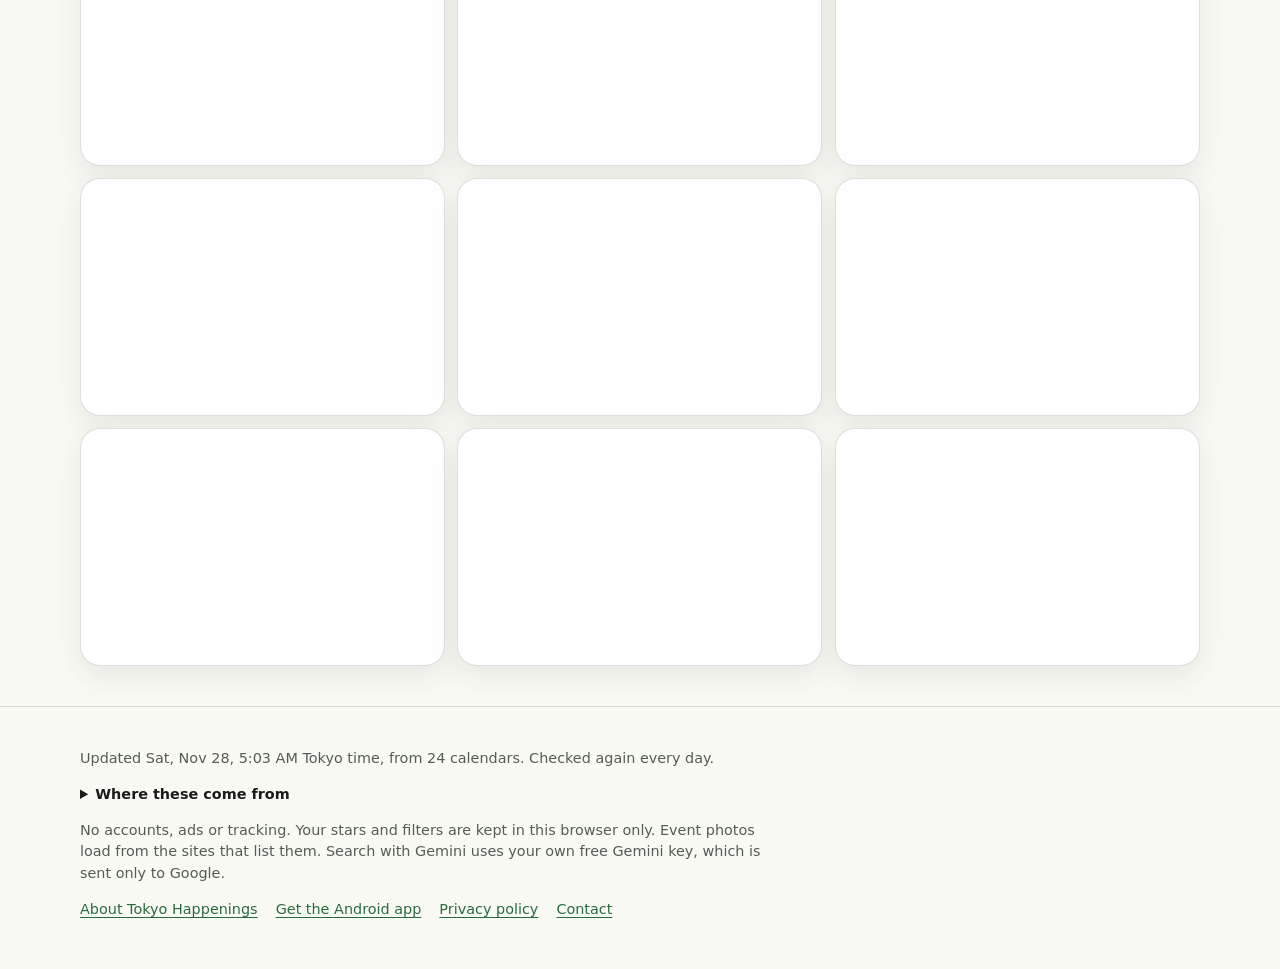
<file: events/index.html>
<!doctype html>
<html lang="en">
<head>
  <meta charset="utf-8">
  <meta name="viewport" content="width=device-width, initial-scale=1, viewport-fit=cover">
  <meta http-equiv="Content-Security-Policy" content="default-src 'none'; script-src 'self'; style-src 'self'; img-src 'self' https:; connect-src 'self' https://generativelanguage.googleapis.com; base-uri 'none'; form-action 'none'">
  <meta name="theme-color" content="#095227">
  <meta name="color-scheme" content="light dark">
  <meta name="description" content="Festivals, flea markets, night markets, bon odori and other community events across Tokyo&#39;s wards and the Tama area, from ward and community calendars, all in English. Updated every day; add any of them to your calendar.">
  <meta name="robots" content="index, follow">

  <title>What's on around Tokyo | Tokyo Happenings</title>

  <link rel="canonical" href="https://nichkt.github.io/tokyo-happenings/events/">
  <link rel="icon" type="image/png" sizes="32x32" href="../assets/icon-32.png">
  <link rel="apple-touch-icon" sizes="192x192" href="../assets/icon-192.png">
  <link rel="stylesheet" href="app.css?v=64092fd2fa">
  <link rel="stylesheet" href="theme.css?v=64092fd2fa">
  <script src="app.js?v=64092fd2fa" defer></script>

  <meta property="og:type" content="website">
  <meta property="og:site_name" content="Tokyo Happenings">
  <meta property="og:title" content="What's on around Tokyo | Tokyo Happenings">
  <meta property="og:description" content="Festivals, flea markets, night markets, bon odori and other community events across Tokyo&#39;s wards and the Tama area, from ward and community calendars, all in English. Updated every day; add any of them to your calendar.">
  <meta property="og:url" content="https://nichkt.github.io/tokyo-happenings/events/">
  <meta property="og:image" content="https://nichkt.github.io/tokyo-happenings/assets/feature-graphic.png">
  <meta property="og:image:width" content="1024">
  <meta property="og:image:height" content="500">
  <meta property="og:image:alt" content="Tokyo Happenings artwork with festival lanterns over a pagoda at blue hour">
  <meta name="twitter:card" content="summary_large_image">
</head>
<body data-email="nichkt@gmail.com" data-uid-host="nichkt.github.io">
  <svg class="sprite" aria-hidden="true" focusable="false">
    <symbol id="i-search" viewBox="0 0 24 24"><path d="M15.5 14h-.79l-.28-.27A6.47 6.47 0 0 0 16 9.5 6.5 6.5 0 1 0 9.5 16c1.61 0 3.09-.59 4.23-1.57l.27.28v.79l5 4.99L20.49 19l-4.99-5zm-6 0C7.01 14 5 11.99 5 9.5S7.01 5 9.5 5 14 7.01 14 9.5 11.99 14 9.5 14z"/></symbol>
    <symbol id="i-star" viewBox="0 0 24 24"><path d="M12 17.27 18.18 21l-1.64-7.03L22 9.24l-7.19-.61L12 2 9.19 8.63 2 9.24l5.46 4.73L5.82 21z"/></symbol>
    <symbol id="i-star-outline" viewBox="0 0 24 24"><path d="m22 9.24-7.19-.62L12 2 9.19 8.63 2 9.24l5.46 4.73L5.82 21 12 17.27 18.18 21l-1.63-7.03L22 9.24zM12 15.4l-3.76 2.27 1-4.28-3.32-2.88 4.38-.38L12 6.1l1.71 4.04 4.38.38-3.32 2.88 1 4.28L12 15.4z"/></symbol>
    <symbol id="i-calendar-add" viewBox="0 0 24 24"><path d="M19 3h-1V1h-2v2H8V1H6v2H5a2 2 0 0 0-1.99 2L3 19a2 2 0 0 0 2 2h14c1.1 0 2-.9 2-2V5c0-1.1-.9-2-2-2zm0 16H5V8h14v11zm-8-2h2v-3h3v-2h-3V9h-2v3H8v2h3v3z"/></symbol>
    <symbol id="i-calendar" viewBox="0 0 24 24"><path d="M17 12h-5v5h5v-5zM16 1v2H8V1H6v2H5a2 2 0 0 0-1.99 2L3 19a2 2 0 0 0 2 2h14c1.1 0 2-.9 2-2V5c0-1.1-.9-2-2-2h-1V1h-2zm3 18H5V8h14v11z"/></symbol>
    <symbol id="i-web" viewBox="0 0 24 24"><path d="M11.99 2C6.47 2 2 6.48 2 12s4.47 10 9.99 10C17.52 22 22 17.52 22 12S17.52 2 11.99 2zm6.93 6h-2.95a15.65 15.65 0 0 0-1.38-3.56A8.03 8.03 0 0 1 18.92 8zM12 4.04c.83 1.2 1.48 2.53 1.91 3.96h-3.82c.43-1.43 1.08-2.76 1.91-3.96zM4.26 14C4.1 13.36 4 12.69 4 12s.1-1.36.26-2h3.38c-.08.66-.14 1.32-.14 2s.06 1.34.14 2H4.26zm.82 2h2.95c.32 1.25.78 2.45 1.38 3.56A7.99 7.99 0 0 1 5.08 16zm2.95-8H5.08a7.99 7.99 0 0 1 4.33-3.56A15.65 15.65 0 0 0 8.03 8zM12 19.96c-.83-1.2-1.48-2.53-1.91-3.96h3.82c-.43 1.43-1.08 2.76-1.91 3.96zM14.34 14H9.66c-.09-.66-.16-1.32-.16-2s.07-1.35.16-2h4.68c.09.65.16 1.32.16 2s-.07 1.34-.16 2zm.25 5.56c.6-1.11 1.06-2.31 1.38-3.56h2.95a8.03 8.03 0 0 1-4.33 3.56zM16.36 14c.08-.66.14-1.32.14-2s-.06-1.34-.14-2h3.38c.16.64.26 1.31.26 2s-.1 1.36-.26 2h-3.38z"/></symbol>
    <symbol id="i-place" viewBox="0 0 24 24"><path d="M12 2C8.13 2 5 5.13 5 9c0 5.25 7 13 7 13s7-7.75 7-13c0-3.87-3.13-7-7-7zm0 9.5a2.5 2.5 0 0 1 0-5 2.5 2.5 0 0 1 0 5z"/></symbol>
    <symbol id="i-time" viewBox="0 0 24 24"><path d="M11.99 2C6.47 2 2 6.48 2 12s4.47 10 9.99 10C17.52 22 22 17.52 22 12S17.52 2 11.99 2zM12 20c-4.42 0-8-3.58-8-8s3.58-8 8-8 8 3.58 8 8-3.58 8-8 8zm.5-13H11v6l5.25 3.15.75-1.23-4.5-2.67V7z"/></symbol>
    <symbol id="i-tag" viewBox="0 0 24 24"><path d="m21.41 11.58-9-9A2 2 0 0 0 11 2H4c-1.1 0-2 .9-2 2v7c0 .55.22 1.05.59 1.42l9 9c.36.36.86.58 1.41.58s1.05-.22 1.41-.59l7-7c.37-.36.59-.86.59-1.41s-.23-1.06-.59-1.42zM5.5 7C4.67 7 4 6.33 4 5.5S4.67 4 5.5 4 7 4.67 7 5.5 6.33 7 5.5 7z"/></symbol>
    <symbol id="i-kind" viewBox="0 0 24 24"><path d="m12 2-5.5 9h11L12 2zm5.5 11a4.5 4.5 0 1 0 0 9 4.5 4.5 0 0 0 0-9zM3 21.5h8v-8H3v8z"/></symbol>
    <symbol id="i-directions" viewBox="0 0 24 24"><path d="m21.71 11.29-9-9a1 1 0 0 0-1.41 0l-9 9a1 1 0 0 0 0 1.41l9 9c.39.39 1.02.39 1.41 0l9-9a1 1 0 0 0 0-1.41zM14 14.5V12h-4v3H8v-4c0-.55.45-1 1-1h5V7.5l3.5 3.5-3.5 3.5z"/></symbol>
    <symbol id="i-share" viewBox="0 0 24 24"><path d="M18 16.08c-.76 0-1.44.3-1.96.77L8.91 12.7c.05-.23.09-.46.09-.7s-.04-.47-.09-.7l7.05-4.11A2.99 2.99 0 0 0 21 5c0-1.66-1.34-3-3-3s-3 1.34-3 3c0 .24.04.47.09.7L8.04 9.81A2.99 2.99 0 0 0 3 12a2.99 2.99 0 0 0 5.04 2.19l7.12 4.16c-.05.21-.08.43-.08.65a2.92 2.92 0 1 0 2.92-2.92z"/></symbol>
    <symbol id="i-close" viewBox="0 0 24 24"><path d="M19 6.41 17.59 5 12 10.59 6.41 5 5 6.41 10.59 12 5 17.59 6.41 19 12 13.41 17.59 19 19 17.59 13.41 12z"/></symbol>
    <symbol id="i-tune" viewBox="0 0 24 24"><path d="M3 17v2h6v-2H3zM3 5v2h10V5H3zm10 16v-2h8v-2h-8v-2h-2v6h2zM7 9v2H3v2h4v2h2V9H7zm14 4v-2H11v2h10zm-6-4h2V7h4V5h-4V3h-2v6z"/></symbol>
    <symbol id="i-download" viewBox="0 0 24 24"><path d="M19 9h-4V3H9v6H5l7 7 7-7zM5 18v2h14v-2H5z"/></symbol>
    <symbol id="i-open" viewBox="0 0 24 24"><path d="M19 19H5V5h7V3H5a2 2 0 0 0-2 2v14a2 2 0 0 0 2 2h14c1.1 0 2-.9 2-2v-7h-2v7zM14 3v2h3.59l-9.83 9.83 1.41 1.41L19 6.41V10h2V3h-7z"/></symbol>
    <symbol id="i-flag" viewBox="0 0 24 24"><path d="M14.4 6 14 4H5v17h2v-7h5.6l.4 2h7V6z"/></symbol>
    <symbol id="i-refresh" viewBox="0 0 24 24"><path d="M17.65 6.35A7.958 7.958 0 0 0 12 4c-4.42 0-7.99 3.58-7.99 8s3.57 8 7.99 8c3.73 0 6.84-2.55 7.73-6h-2.08A5.99 5.99 0 0 1 12 18c-3.31 0-6-2.69-6-6s2.69-6 6-6c1.66 0 3.14.69 4.22 1.78L13 11h7V4l-2.35 2.35z"/></symbol>
    <symbol id="i-sparkle" viewBox="0 0 24 24"><path d="M19 9l1.25-2.75L23 5l-2.75-1.25L19 1l-1.25 2.75L15 5l2.75 1.25L19 9zm-7.5.5L9 4 6.5 9.5 1 12l5.5 2.5L9 20l2.5-5.5L17 12l-5.5-2.5zM19 15l-1.25 2.75L15 19l2.75 1.25L19 23l1.25-2.75L23 19l-2.75-1.25L19 15z"/></symbol>
  </svg>

  <a class="skip" href="#list">Skip to the events</a>

  <header class="top">
    <div class="wrap bar">
      <a class="brand" href="../">
        <img src="../assets/icon-32.png" width="32" height="32" alt="">
        <span>Tokyo Happenings</span>
      </a>
      <a class="get" href="https://play.google.com/store/apps/details?id=com.nicholaston.happenings.tokyo" target="_blank" rel="noopener">Get the Android app</a>
    </div>
  </header>

  <main id="main" class="wrap">
    <section class="intro">
      <h1>What's on around Tokyo</h1>
      <p>Night markets, festivals, street fairs and art walks from community and city calendars, checked every day. Add any of them to your calendar.</p>
      <div class="intro-actions">
        <button type="button" class="button quiet" id="refresh" data-idle="Refresh" data-busy="Refreshing…"><svg class="icon" aria-hidden="true"><use href="#i-refresh"/></svg><span>Refresh</span></button>
        <button type="button" class="button gemini" id="gemini-search" data-idle="Search with Gemini" data-busy="Searching…" hidden><svg class="icon" aria-hidden="true"><use href="#i-sparkle"/></svg><span>Search with Gemini</span></button>
      </div>
      <div id="gemini-status" class="gemini-status" role="status" aria-live="polite" hidden></div>
    </section>

    <div class="controls" id="controls">
      <div class="tabs" role="tablist" aria-label="Show">
        <button type="button" role="tab" id="tab-upcoming" data-mode="upcoming" aria-selected="true">Upcoming</button>
        <button type="button" role="tab" id="tab-free" data-mode="free" aria-selected="false">Free</button>
        <button type="button" role="tab" id="tab-starred" data-mode="starred" aria-selected="false">Starred<span class="count" id="star-count"></span></button>
      </div>
      <div class="narrow">
        <label class="search">
          <svg class="icon" aria-hidden="true"><use href="#i-search"/></svg>
          <span class="visually-hidden">Search events</span>
          <input id="q" type="search" placeholder="Search markets, festivals, places…" autocomplete="off" enterkeyhint="search" spellcheck="false">
        </label>
        <button type="button" class="chip" id="weekend" aria-pressed="false">This weekend</button>
        <button type="button" class="chip" id="open-filters" aria-haspopup="dialog">
          <svg class="icon" aria-hidden="true"><use href="#i-tune"/></svg>Filters<span class="count" id="filter-count"></span>
        </button>
      </div>
    </div>

    <p id="notice" class="notice" hidden></p>
    <div id="list" class="list" aria-live="polite" aria-busy="true">
      <p class="empty">Loading events…</p>
    </div>
  </main>

  <footer class="foot">
    <div class="wrap">
      <p id="updated"></p>
      <details id="where">
        <summary>Where these come from</summary>
        <p id="sources"></p>
      </details>
      <p>No accounts, ads or tracking. Your stars and filters are kept in this browser only. Event photos load from the sites that list them. Search with Gemini uses your own free Gemini key, which is sent only to Google.</p>
      <p class="links">
        <a href="../">About Tokyo Happenings</a>
        <a href="https://play.google.com/store/apps/details?id=com.nicholaston.happenings.tokyo" target="_blank" rel="noopener">Get the Android app</a>
        <a href="https://nichkt.github.io/seattle-happenings-privacy/tokyo/" target="_blank" rel="noopener">Privacy policy</a>
        <a href="mailto:nichkt@gmail.com">Contact</a>
      </p>
    </div>
  </footer>

  <dialog id="details" class="sheet" aria-labelledby="d-title">
    <div class="sheet-body" id="details-body"></div>
  </dialog>

  <dialog id="add" class="sheet small" aria-labelledby="add-title">
    <div class="sheet-body">
      <div class="sheet-head">
        <h2 id="add-title">Add to calendar</h2>
        <button type="button" class="icon-button" data-close aria-label="Close"><svg class="icon" aria-hidden="true"><use href="#i-close"/></svg></button>
      </div>
      <p class="add-what" id="add-what"></p>
      <div class="add-list" id="add-list"></div>
      <p class="fine">Other calendars, like Samsung's, Proton's or Thunderbird: download the event file and open it.</p>
    </div>
  </dialog>

  <dialog id="filters" class="sheet small" aria-labelledby="filters-title">
    <form class="sheet-body" method="dialog" id="filters-form">
      <div class="sheet-head">
        <h2 id="filters-title">Filters</h2>
        <button type="button" class="icon-button" data-close aria-label="Close"><svg class="icon" aria-hidden="true"><use href="#i-close"/></svg></button>
      </div>
      <fieldset>
        <legend>Areas</legend>
        <div id="f-regions" class="checks"></div>
      </fieldset>
      <fieldset>
        <legend>Kinds of events</legend>
        <div id="f-categories" class="checks"></div>
      </fieldset>
      <fieldset>
        <legend>Leave out</legend>
        <div class="checks">
          <label class="check"><input type="checkbox" id="f-paid"><span>Events that aren't free<small>Ones that don't say what they cost still show</small></span></label>
          <label class="check"><input type="checkbox" id="f-kids"><span>Events for kids<small>Storytimes, kids' carnivals and the like. Family festivals still show</small></span></label>
          <label class="check"><input type="checkbox" id="f-politics"><span>Political events<small>Protests, rallies, campaign events. Parades and celebrations still show</small></span></label>
        </div>
      </fieldset>
      <p class="fine">Starred events always show.</p>
      <div class="sheet-actions">
        <button type="button" class="button quiet" id="f-reset">Reset</button>
        <button type="submit" class="button">Done</button>
      </div>
    </form>
  </dialog>

  <dialog id="gemini-key" class="sheet small" aria-labelledby="key-title">
    <form class="sheet-body" id="key-form" novalidate>
      <div class="sheet-head">
        <h2 id="key-title">Search with Gemini</h2>
        <button type="button" class="icon-button" data-close aria-label="Close"><svg class="icon" aria-hidden="true"><use href="#i-close"/></svg></button>
      </div>
      <p class="key-lead">Optional and free. The list comes from community and city calendars. With your own free key from Google AI Studio, Gemini also reads festival pages and local news, and adds what else it finds.</p>
      <div class="wash-sample">
        <span class="tag gemini"><svg class="icon" aria-hidden="true"><use href="#i-sparkle"/></svg>Gemini</span>
        <p>On the list, what only Gemini found is tinted like this and marked Gemini. The rest came from the calendars.</p>
      </div>
      <ol class="steps">
        <li>
          <p>Get a free key from Google AI Studio: sign in with a Google account, then choose Create API key.</p>
          <a class="button quiet" href="https://aistudio.google.com/apikey" target="_blank" rel="noopener">Get a free key<svg class="icon" aria-hidden="true"><use href="#i-open"/></svg></a>
        </li>
        <li>
          <label for="key-input">Copy the key, come back and paste it here.</label>
          <input id="key-input" class="key-input" type="password" autocomplete="off" autocapitalize="off" spellcheck="false" placeholder="Your Gemini API key" enterkeyhint="go">
        </li>
        <li><p>Search. Gemini reads the pages one at a time, so it takes a minute or two.</p></li>
      </ol>
      <label class="check"><input type="checkbox" id="key-remember" checked><span>Remember the key in this browser<small>Otherwise it's forgotten when you close the page</small></span></label>
      <p id="key-error" class="key-error" role="alert" hidden></p>
      <div class="sheet-actions">
        <button type="button" class="button quiet" id="key-forget" hidden>Forget the key</button>
        <button type="submit" class="button gemini" id="key-save" data-idle="Save &amp; search" data-busy="Checking…"><svg class="icon" aria-hidden="true"><use href="#i-sparkle"/></svg><span>Save &amp; search</span></button>
      </div>
      <p class="fine">The key is sent only to Google, with the addresses of public festival pages and the text of public news articles, and nothing about you. Google handles them under your key and its <a href="https://ai.google.dev/gemini-api/terms" target="_blank" rel="noopener">Gemini API terms</a>; on the free tier it may use them to improve its products.</p>
    </form>
  </dialog>

  <div id="toast" class="toast" role="status" aria-live="polite" hidden></div>
</body>
</html>
</file>
<file: styles.css>
:root {
  --ink: #191c19;
  --muted: #535d55;
  --cream: #f9faf4;
  --cream-deep: #e9ece4;
  --paper: #fdfdf8;
  --sound: #296b3d;
  --sound-dark: #095227;
  --sound-deep: #0e1431;
  --sky: #c1edc6;
  --sky-strong: #a8e0b2;
  --amber: #ffe6b8;
  --coral: #e5432f;
  --navy: #0e1431;
  --line: rgba(25, 28, 25, 0.14);
  --shadow-sm: 0 10px 30px rgba(20, 45, 30, 0.09);
  --shadow-md: 0 24px 70px rgba(14, 40, 25, 0.16);
  --shadow-lg: 0 34px 90px rgba(14, 20, 49, 0.3);
  --radius-sm: 16px;
  --radius-md: 24px;
  --radius-lg: 36px;
  --max-width: 1180px;
}

*,
*::before,
*::after {
  box-sizing: border-box;
}

html {
  scroll-behavior: smooth;
}

body {
  margin: 0;
  color: var(--ink);
  background:
    radial-gradient(circle at 10% 16%, rgba(193, 237, 198, 0.4), transparent 24rem),
    var(--cream);
  font-family: Inter, ui-sans-serif, system-ui, -apple-system, BlinkMacSystemFont, "Segoe UI", sans-serif;
  font-size: 16px;
  line-height: 1.6;
  -webkit-font-smoothing: antialiased;
}

body::selection {
  color: #fff;
  background: var(--sound);
}

img {
  display: block;
  height: auto;
  max-width: 100%;
}

a {
  color: inherit;
  text-decoration-thickness: 0.08em;
  text-underline-offset: 0.2em;
}

button,
a {
  -webkit-tap-highlight-color: transparent;
}

button,
summary {
  font: inherit;
}

svg {
  display: block;
}

.container {
  width: min(calc(100% - 40px), var(--max-width));
  margin-inline: auto;
}

.section {
  padding: 92px 0;
}

.skip-link {
  position: fixed;
  z-index: 1000;
  top: 12px;
  left: 12px;
  padding: 10px 16px;
  color: #fff;
  background: var(--sound-dark);
  border-radius: 10px;
  transform: translateY(-160%);
  transition: transform 160ms ease;
}

.skip-link:focus {
  transform: translateY(0);
}

.site-header {
  position: sticky;
  z-index: 100;
  top: 0;
  background: rgba(249, 250, 244, 0.9);
  border-bottom: 1px solid rgba(25, 28, 25, 0.08);
  backdrop-filter: blur(18px);
  -webkit-backdrop-filter: blur(18px);
}

.nav {
  min-height: 78px;
  display: flex;
  align-items: center;
  gap: 28px;
}

.brand {
  display: inline-flex;
  align-items: center;
  gap: 11px;
  margin-right: auto;
  font-weight: 820;
  letter-spacing: -0.02em;
  text-decoration: none;
}

.brand img {
  border-radius: 10px;
  box-shadow: 0 5px 14px rgba(14, 40, 25, 0.16);
}

.nav-links {
  display: flex;
  align-items: center;
  gap: 27px;
}

.nav-links a {
  color: #3f4a42;
  font-size: 0.92rem;
  font-weight: 700;
  text-decoration: none;
  transition: color 160ms ease;
}

.nav-links a:hover {
  color: var(--sound);
}

.button {
  display: inline-flex;
  min-height: 48px;
  align-items: center;
  justify-content: center;
  padding: 0 22px;
  border-radius: 999px;
  font-weight: 800;
  text-decoration: none;
  transition: transform 160ms ease, box-shadow 160ms ease, background 160ms ease;
}

.button:hover {
  transform: translateY(-2px);
}

.button-small {
  min-height: 42px;
  padding-inline: 19px;
  font-size: 0.9rem;
}

.button-dark {
  color: #fff;
  background: var(--sound-dark);
  box-shadow: 0 8px 20px rgba(9, 82, 39, 0.2);
}

.button-dark:hover {
  background: #063d1d;
  box-shadow: 0 12px 26px rgba(9, 82, 39, 0.27);
}

.hero {
  padding: 34px 0 56px;
}

.hero-panel {
  position: relative;
  overflow: hidden;
  min-height: 690px;
  color: #fff;
  background:
    radial-gradient(circle at 10% 80%, rgba(229, 67, 47, 0.2), transparent 26rem),
    radial-gradient(circle at 88% 8%, rgba(255, 213, 138, 0.16), transparent 25rem),
    linear-gradient(135deg, #101838 0%, #243c82 52%, #4f5ca8 100%);
  border: 1px solid rgba(255, 255, 255, 0.11);
  border-radius: var(--radius-lg);
  box-shadow: var(--shadow-lg);
}

.hero-panel::after {
  content: "";
  position: absolute;
  right: -140px;
  bottom: -210px;
  width: 560px;
  height: 560px;
  border: 1px solid rgba(255, 255, 255, 0.1);
  border-radius: 50%;
  box-shadow:
    0 0 0 70px rgba(255, 255, 255, 0.025),
    0 0 0 140px rgba(255, 255, 255, 0.018);
  pointer-events: none;
}

.hero-grid {
  position: relative;
  z-index: 2;
  display: grid;
  min-height: 690px;
  grid-template-columns: minmax(0, 1.02fr) minmax(430px, 0.98fr);
  align-items: center;
  gap: 36px;
  padding: 100px 70px 58px;
}

.hero-copy {
  max-width: 600px;
}

.eyebrow,
.section-kicker {
  margin: 0 0 14px;
  color: var(--sound);
  font-size: 0.76rem;
  font-weight: 850;
  letter-spacing: 0.12em;
  line-height: 1.3;
  text-transform: uppercase;
}

.eyebrow {
  display: inline-flex;
  align-items: center;
  gap: 8px;
  color: #ffe6b8;
}

.eyebrow::before {
  content: "";
  width: 8px;
  height: 8px;
  background: var(--amber);
  border-radius: 50%;
  box-shadow: 0 0 14px rgba(255, 213, 138, 0.8);
}

h1,
h2,
h3,
p {
  margin-top: 0;
}

h1,
h2,
h3 {
  text-wrap: balance;
}

h1 {
  max-width: 700px;
  margin-bottom: 22px;
  font-size: clamp(3.25rem, 6vw, 5.75rem);
  font-weight: 850;
  letter-spacing: -0.067em;
  line-height: 0.96;
}

h2 {
  margin-bottom: 20px;
  font-size: clamp(2.35rem, 4vw, 4rem);
  font-weight: 840;
  letter-spacing: -0.055em;
  line-height: 1.02;
}

h3 {
  margin-bottom: 11px;
  font-size: 1.4rem;
  font-weight: 810;
  letter-spacing: -0.035em;
  line-height: 1.16;
}

.hero-lede {
  max-width: 590px;
  margin-bottom: 30px;
  color: rgba(255, 255, 255, 0.78);
  font-size: 1.13rem;
  line-height: 1.7;
}

.hero-actions {
  display: flex;
  flex-wrap: wrap;
  align-items: center;
  gap: 16px 23px;
}

.store-button {
  display: inline-flex;
  min-height: 62px;
  align-items: center;
  gap: 12px;
  padding: 10px 23px 10px 18px;
  color: #fff;
  background: #101718;
  border: 1px solid rgba(255, 255, 255, 0.16);
  border-radius: 17px;
  box-shadow: 0 16px 34px rgba(0, 0, 0, 0.25);
  text-decoration: none;
  transition: transform 180ms ease, box-shadow 180ms ease, background 180ms ease;
}

.store-button:hover {
  background: #06090a;
  box-shadow: 0 20px 40px rgba(0, 0, 0, 0.31);
  transform: translateY(-3px);
}

.store-button svg {
  width: 26px;
  height: 30px;
  flex: 0 0 auto;
}

.store-button span {
  display: flex;
  flex-direction: column;
  line-height: 1.05;
}

.store-button small {
  margin-bottom: 4px;
  color: rgba(255, 255, 255, 0.72);
  font-size: 0.68rem;
  font-weight: 600;
  letter-spacing: 0.04em;
  text-transform: uppercase;
}

.store-button strong {
  font-size: 1.05rem;
  letter-spacing: -0.02em;
}

.hero-link {
  color: #fff;
  font-weight: 750;
  text-decoration: none;
}

.hero-link span,
.text-link-light span {
  display: inline-block;
  margin-left: 4px;
  transition: transform 160ms ease;
}

.hero-link:hover span,
.text-link-light:hover span {
  transform: translateX(4px);
}

.hero-proof {
  display: grid;
  max-width: 530px;
  grid-template-columns: repeat(3, 1fr);
  gap: 0;
  margin: 43px 0 0;
  padding: 0;
  list-style: none;
}

.hero-proof li {
  display: flex;
  min-width: 0;
  flex-direction: column;
  gap: 2px;
  padding: 0 21px;
  border-left: 1px solid rgba(255, 255, 255, 0.18);
}

.hero-proof li:first-child {
  padding-left: 0;
  border-left: 0;
}

.hero-proof strong {
  color: #fff;
  font-size: 1.45rem;
  letter-spacing: -0.04em;
  line-height: 1.2;
}

.hero-proof span {
  overflow: hidden;
  color: rgba(255, 255, 255, 0.58);
  font-size: 0.73rem;
  font-weight: 650;
  text-overflow: ellipsis;
  white-space: nowrap;
}

.string-lights {
  position: absolute;
  z-index: 3;
  top: -17px;
  left: -2%;
  width: 104%;
  height: 98px;
  pointer-events: none;
}

.string-lights::before {
  content: "";
  position: absolute;
  top: 0;
  left: 0;
  width: 100%;
  height: 66px;
  border-bottom: 4px solid #0e1430;
  border-radius: 0 0 50% 50%;
  transform: rotate(-0.8deg);
}

.string-lights span {
  position: absolute;
  top: 39px;
  width: 15px;
  height: 20px;
  background: var(--amber);
  border-radius: 50% 50% 48% 48%;
  box-shadow: 0 0 13px 5px rgba(255, 213, 138, 0.4);
}

.string-lights span::before {
  content: "";
  position: absolute;
  top: -9px;
  left: 5px;
  width: 5px;
  height: 10px;
  background: #0e1430;
}

.string-lights span:nth-child(1) { left: 5%; top: 24px; }
.string-lights span:nth-child(2) { left: 15%; top: 42px; background: var(--coral); box-shadow: 0 0 13px 5px rgba(255, 122, 74, 0.38); }
.string-lights span:nth-child(3) { left: 26%; top: 52px; }
.string-lights span:nth-child(4) { left: 37%; top: 54px; background: var(--coral); box-shadow: 0 0 13px 5px rgba(255, 122, 74, 0.38); }
.string-lights span:nth-child(5) { left: 48%; top: 51px; }
.string-lights span:nth-child(6) { left: 59%; top: 48px; background: var(--coral); box-shadow: 0 0 13px 5px rgba(255, 122, 74, 0.38); }
.string-lights span:nth-child(7) { left: 70%; top: 40px; }
.string-lights span:nth-child(8) { left: 80%; top: 31px; background: var(--coral); box-shadow: 0 0 13px 5px rgba(255, 122, 74, 0.38); }
.string-lights span:nth-child(9) { left: 89%; top: 15px; }
.string-lights span:nth-child(10) { left: 97%; top: -2px; background: var(--coral); box-shadow: 0 0 13px 5px rgba(255, 122, 74, 0.38); }

.string-lights span:nth-child(2),
.string-lights span:nth-child(4),
.string-lights span:nth-child(6),
.string-lights span:nth-child(8),
.string-lights span:nth-child(10) {
  background: var(--coral);
  box-shadow: 0 0 13px 5px rgba(255, 122, 74, 0.38);
}

.string-lights span {
  width: 16px;
  height: 21px;
  border-radius: 50% / 46%;
}

.string-lights span::before {
  top: -7px;
  left: 3px;
  width: 10px;
  height: 9px;
  background:
    linear-gradient(#0e1430, #0e1430) center top / 2px 6px no-repeat,
    linear-gradient(#0e1430, #0e1430) center bottom / 10px 3px no-repeat;
}

.string-lights span::after {
  content: "";
  position: absolute;
  bottom: -2px;
  left: 3px;
  width: 10px;
  height: 3px;
  background: #0e1430;
  border-radius: 1px;
}

.hero-visual {
  position: relative;
  align-self: stretch;
  min-height: 540px;
}

.hero-art {
  position: absolute;
  top: 28px;
  right: -95px;
  width: 570px;
  max-width: none;
  border: 1px solid rgba(255, 255, 255, 0.12);
  border-radius: 26px;
  box-shadow: 0 28px 75px rgba(10, 14, 36, 0.4);
  opacity: 0.93;
  transform: rotate(2deg);
}

.app-badge {
  position: absolute;
  z-index: 3;
  top: 8px;
  right: -7px;
  display: flex;
  align-items: center;
  gap: 12px;
  padding: 10px 16px 10px 10px;
  color: var(--ink);
  background: rgba(255, 253, 249, 0.95);
  border: 1px solid rgba(255, 255, 255, 0.8);
  border-radius: 19px;
  box-shadow: var(--shadow-md);
  backdrop-filter: blur(12px);
}

.app-badge img {
  width: 54px;
  height: 54px;
  border-radius: 15px;
}

.app-badge span {
  display: flex;
  flex-direction: column;
  line-height: 1.2;
}

.app-badge strong {
  font-size: 0.9rem;
}

.app-badge small {
  margin-top: 4px;
  color: var(--muted);
  font-size: 0.7rem;
}

.device {
  position: relative;
  overflow: hidden;
  width: 100%;
  background: #151919;
  border: 9px solid #151919;
  border-radius: 37px;
  box-shadow: 0 20px 50px rgba(5, 29, 36, 0.2);
}

.device::after {
  content: "";
  position: absolute;
  inset: 0;
  border: 1px solid rgba(255, 255, 255, 0.1);
  border-radius: 28px;
  pointer-events: none;
}

.device img {
  width: 100%;
  border-radius: 28px;
}

.device-speaker {
  position: absolute;
  z-index: 2;
  top: 8px;
  left: 50%;
  width: 27%;
  height: 5px;
  background: rgba(24, 28, 29, 0.72);
  border-radius: 999px;
  transform: translateX(-50%);
}

.device-hero {
  position: absolute;
  z-index: 2;
  right: 19px;
  bottom: -150px;
  width: 286px;
  border-width: 10px;
  border-radius: 42px;
  box-shadow: 0 36px 80px rgba(8, 12, 32, 0.52);
  transform: rotate(-3deg);
}

.floating-note {
  position: absolute;
  z-index: 4;
  display: flex;
  align-items: center;
  gap: 11px;
  width: max-content;
  max-width: 255px;
  padding: 12px 15px;
  color: var(--ink);
  background: rgba(255, 253, 249, 0.96);
  border: 1px solid rgba(255, 255, 255, 0.85);
  border-radius: 17px;
  box-shadow: var(--shadow-md);
  backdrop-filter: blur(12px);
}

.floating-note > span:last-child {
  display: flex;
  flex-direction: column;
  line-height: 1.2;
}

.floating-note strong {
  font-size: 0.78rem;
}

.floating-note small {
  margin-top: 4px;
  color: var(--muted);
  font-size: 0.66rem;
}

.note-icon {
  display: grid;
  width: 35px;
  height: 35px;
  flex: 0 0 auto;
  place-items: center;
  color: var(--sound);
  background: var(--sky);
  border-radius: 11px;
}

.note-icon-amber {
  color: #774700;
  background: #ffddb8;
}

.note-icon svg,
.feature-icon svg,
.privacy-check svg,
.gallery-controls svg {
  fill: none;
  stroke: currentColor;
  stroke-linecap: round;
  stroke-linejoin: round;
  stroke-width: 1.9;
}

.note-icon svg {
  width: 20px;
  height: 20px;
}

.note-roundup {
  top: 255px;
  left: -40px;
}

.note-weather {
  right: -62px;
  bottom: 42px;
}

.event-types {
  padding-top: 72px;
  padding-bottom: 86px;
}

.event-types-grid {
  display: grid;
  grid-template-columns: minmax(0, 0.84fr) minmax(0, 1.16fr);
  gap: clamp(50px, 9vw, 130px);
  align-items: start;
}

.event-types h2 {
  max-width: 520px;
  margin-bottom: 0;
}

.section-intro {
  max-width: 610px;
  margin-bottom: 28px;
  color: var(--muted);
  font-size: 1.08rem;
}

.chip-cloud {
  display: flex;
  flex-wrap: wrap;
  gap: 10px;
}

.chip-cloud span {
  padding: 9px 15px;
  color: var(--sound-dark);
  background: var(--paper);
  border: 1px solid rgba(41, 107, 61, 0.18);
  border-radius: 999px;
  box-shadow: 0 5px 16px rgba(20, 45, 30, 0.07);
  font-size: 0.86rem;
  font-weight: 750;
}

.features {
  background:
    radial-gradient(circle at 90% 10%, rgba(193, 237, 198, 0.45), transparent 26rem),
    #e9ece4;
  border-top: 1px solid rgba(25, 28, 25, 0.06);
  border-bottom: 1px solid rgba(25, 28, 25, 0.06);
}

.section-heading {
  display: grid;
  grid-template-columns: minmax(0, 1.35fr) minmax(280px, 0.65fr);
  gap: 60px;
  align-items: end;
  margin-bottom: 48px;
}

.section-heading h2 {
  max-width: 720px;
  margin-bottom: 0;
}

.section-heading > p {
  max-width: 430px;
  margin-bottom: 7px;
  color: var(--muted);
}

.feature-grid {
  display: grid;
  grid-template-columns: repeat(2, minmax(0, 1fr));
  gap: 20px;
}

.feature-card {
  position: relative;
  overflow: hidden;
  min-height: 310px;
  padding: 34px;
  background: rgba(255, 253, 249, 0.86);
  border: 1px solid rgba(23, 33, 36, 0.09);
  border-radius: var(--radius-md);
  box-shadow: var(--shadow-sm);
}

.feature-card h3 {
  max-width: 430px;
  font-size: 1.8rem;
}

.feature-card > p:last-child,
.feature-card > div > p:last-child {
  max-width: 500px;
  margin-bottom: 0;
  color: var(--muted);
}

.feature-card-large {
  display: grid;
  min-height: 430px;
  grid-column: 1 / -1;
  grid-template-columns: minmax(0, 0.95fr) minmax(360px, 1.05fr);
  align-content: center;
  gap: 40px;
  padding: 48px;
  background:
    linear-gradient(120deg, rgba(253, 253, 248, 0.97), rgba(232, 245, 234, 0.93)),
    var(--paper);
}

.feature-card-large .feature-icon,
.feature-card-large .feature-label,
.feature-card-large > h3,
.feature-card-large > p {
  grid-column: 1;
}

.feature-card-large > p {
  margin-bottom: 0;
}

.feature-card-large h3 {
  font-size: 2.2rem;
}

.feature-icon {
  display: grid;
  width: 48px;
  height: 48px;
  margin-bottom: 24px;
  place-items: center;
  color: var(--sound);
  background: var(--sky);
  border-radius: 15px;
}

.feature-icon svg {
  width: 25px;
  height: 25px;
}

.feature-icon-amber {
  color: #704200;
  background: #ffddb8;
}

.feature-icon-coral {
  color: #a33d28;
  background: #ffdad2;
}

.feature-icon-sky {
  color: #0e4f2a;
  background: #c1edc6;
}

.feature-label {
  margin-bottom: 9px;
  color: var(--sound);
  font-size: 0.77rem;
  font-weight: 850;
  letter-spacing: 0.09em;
  text-transform: uppercase;
}

.mini-notification {
  grid-row: 1 / span 5;
  grid-column: 2;
  align-self: center;
  padding: 25px;
  background: #eef0f8;
  border: 1px solid #dde0ea;
  border-radius: 28px;
  box-shadow: 0 22px 60px rgba(39, 59, 91, 0.15);
}

.mini-notification-top {
  display: flex;
  align-items: center;
  gap: 11px;
  margin-bottom: 22px;
  color: #464956;
  font-size: 0.86rem;
}

.mini-notification-top img {
  border-radius: 50%;
}

.mini-notification-top small {
  margin-left: auto;
  color: #727681;
}

.mini-notification > strong {
  display: block;
  margin-bottom: 7px;
  color: #282a31;
  font-size: 1.28rem;
  letter-spacing: -0.025em;
}

.mini-notification > p {
  margin: 0;
  color: #565965;
}

.feature-card-widget {
  display: grid;
  min-height: 440px;
  grid-column: 1 / -1;
  grid-template-columns: minmax(0, 0.92fr) minmax(300px, 0.72fr);
  align-items: center;
  gap: 55px;
  padding: 48px 56px;
  background:
    radial-gradient(circle at 75% 20%, rgba(193, 237, 198, 0.4), transparent 20rem),
    var(--paper);
}

.feature-card-widget h3 {
  font-size: 2.2rem;
}

.feature-card-widget > img {
  width: 280px;
  justify-self: center;
  border: 8px solid #14191b;
  border-radius: 31px;
  box-shadow: var(--shadow-md);
  transform: rotate(2deg);
}

.how-it-works {
  padding-bottom: 74px;
}

.compact-heading {
  display: block;
  margin-bottom: 42px;
}

.compact-heading h2 {
  max-width: 780px;
}

.steps {
  display: grid;
  grid-template-columns: repeat(3, minmax(0, 1fr));
  gap: 18px;
  margin: 0;
  padding: 0;
  counter-reset: none;
  list-style: none;
}

.steps li {
  min-height: 250px;
  padding: 28px;
  background: var(--paper);
  border: 1px solid var(--line);
  border-radius: var(--radius-md);
  box-shadow: 0 8px 30px rgba(20, 45, 30, 0.07);
}

.step-number {
  display: grid;
  width: 38px;
  height: 38px;
  margin-bottom: 54px;
  place-items: center;
  color: #fff;
  background: var(--sound);
  border-radius: 50%;
  font-size: 0.84rem;
  font-weight: 850;
}

.steps h3 {
  font-size: 1.35rem;
}

.steps p {
  margin-bottom: 0;
  color: var(--muted);
}

.screenshots {
  overflow: hidden;
  padding-top: 82px;
  background: #0e1431;
  color: #fff;
}

.screenshots .section-kicker {
  color: var(--sky-strong);
}

.screenshots-heading {
  grid-template-columns: minmax(0, 1fr) auto;
  align-items: center;
}

.gallery-controls {
  display: flex;
  gap: 10px;
}

.gallery-controls button {
  display: grid;
  width: 48px;
  height: 48px;
  padding: 0;
  place-items: center;
  color: #fff;
  background: rgba(255, 255, 255, 0.09);
  border: 1px solid rgba(255, 255, 255, 0.16);
  border-radius: 50%;
  cursor: pointer;
  transition: background 160ms ease, transform 160ms ease;
}

.gallery-controls button:hover {
  background: rgba(255, 255, 255, 0.16);
  transform: translateY(-2px);
}

.gallery-controls svg {
  width: 23px;
  height: 23px;
}

.gallery {
  display: flex;
  gap: 22px;
  overflow-x: auto;
  margin-right: calc((100vw - min(calc(100vw - 40px), var(--max-width))) / -2);
  padding: 4px max(40px, calc((100vw - var(--max-width)) / 2)) 48px 0;
  scroll-behavior: smooth;
  scroll-padding-left: 0;
  scroll-snap-type: x mandatory;
  scrollbar-color: rgba(255, 255, 255, 0.25) transparent;
  scrollbar-width: thin;
}

.gallery::-webkit-scrollbar {
  height: 8px;
}

.gallery::-webkit-scrollbar-track {
  background: transparent;
}

.gallery::-webkit-scrollbar-thumb {
  background: rgba(255, 255, 255, 0.22);
  border-radius: 999px;
}

.screenshot-card {
  width: 274px;
  flex: 0 0 auto;
  margin: 0;
  scroll-snap-align: start;
}

.screenshot-card .device {
  border-color: #101617;
  box-shadow: 0 25px 55px rgba(0, 0, 0, 0.31);
}

.screenshot-card figcaption {
  display: flex;
  flex-direction: column;
  gap: 4px;
  margin-top: 19px;
}

.screenshot-card figcaption strong {
  font-size: 1rem;
}

.screenshot-card figcaption span {
  color: rgba(255, 255, 255, 0.6);
  font-size: 0.82rem;
  line-height: 1.5;
}

.privacy {
  padding-top: 100px;
  padding-bottom: 60px;
}

.privacy-panel {
  position: relative;
  overflow: hidden;
  display: grid;
  grid-template-columns: minmax(0, 1.05fr) minmax(360px, 0.95fr);
  gap: 90px;
  padding: 68px;
  color: #fff;
  background:
    radial-gradient(circle at 0% 100%, rgba(229, 67, 47, 0.18), transparent 26rem),
    radial-gradient(circle at 90% 0%, rgba(255, 213, 138, 0.14), transparent 25rem),
    var(--sound-deep);
  border-radius: var(--radius-lg);
  box-shadow: var(--shadow-md);
}

.privacy-panel::after {
  content: "";
  position: absolute;
  top: -100px;
  right: -100px;
  width: 350px;
  height: 350px;
  border: 1px solid rgba(255, 255, 255, 0.08);
  border-radius: 50%;
  box-shadow: 0 0 0 55px rgba(255, 255, 255, 0.025), 0 0 0 110px rgba(255, 255, 255, 0.015);
}

.privacy-copy,
.privacy-list {
  position: relative;
  z-index: 2;
}

.section-kicker-light {
  color: var(--sky-strong);
}

.privacy-copy h2 {
  max-width: 650px;
  font-size: clamp(2.4rem, 4.3vw, 4.2rem);
}

.privacy-copy > p:not(.section-kicker) {
  max-width: 620px;
  margin-bottom: 27px;
  color: rgba(255, 255, 255, 0.68);
  font-size: 1.04rem;
}

.text-link-light {
  color: #fff;
  font-weight: 780;
  text-decoration: none;
}

.privacy-list {
  display: flex;
  flex-direction: column;
  justify-content: center;
  gap: 15px;
  margin: 0;
  padding: 0;
  list-style: none;
}

.privacy-list li {
  display: flex;
  align-items: flex-start;
  gap: 15px;
  padding: 19px;
  background: rgba(255, 255, 255, 0.07);
  border: 1px solid rgba(255, 255, 255, 0.11);
  border-radius: 18px;
}

.privacy-check {
  display: grid;
  width: 35px;
  height: 35px;
  flex: 0 0 auto;
  place-items: center;
  color: var(--sound-deep);
  background: var(--sky-strong);
  border-radius: 50%;
}

.privacy-check svg {
  width: 19px;
  height: 19px;
  stroke-width: 2.4;
}

.privacy-list div {
  display: flex;
  flex-direction: column;
}

.privacy-list strong {
  font-size: 0.98rem;
}

.privacy-list span:last-child {
  margin-top: 2px;
  color: rgba(255, 255, 255, 0.58);
  font-size: 0.79rem;
  line-height: 1.45;
}

.questions {
  padding-top: 78px;
}

.questions-grid {
  display: grid;
  grid-template-columns: minmax(280px, 0.72fr) minmax(0, 1.28fr);
  gap: clamp(60px, 10vw, 140px);
  align-items: start;
}

.questions-intro {
  position: sticky;
  top: 116px;
}

.questions-intro h2 {
  max-width: 470px;
}

.questions-intro > p:last-child {
  max-width: 390px;
  color: var(--muted);
}

.questions-intro a {
  color: var(--sound);
  font-weight: 700;
}

.faq-list {
  border-top: 1px solid var(--line);
}

.faq-list details {
  border-bottom: 1px solid var(--line);
}

.faq-list summary {
  position: relative;
  padding: 24px 52px 24px 0;
  cursor: pointer;
  font-size: 1.12rem;
  font-weight: 790;
  letter-spacing: -0.018em;
  list-style: none;
}

.faq-list summary::-webkit-details-marker {
  display: none;
}

.faq-list summary::before,
.faq-list summary::after {
  content: "";
  position: absolute;
  top: 50%;
  right: 8px;
  width: 16px;
  height: 2px;
  background: var(--sound);
  border-radius: 999px;
  transition: transform 180ms ease;
}

.faq-list summary::after {
  transform: rotate(90deg);
}

.faq-list details[open] summary::after {
  transform: rotate(0);
}

.faq-list details p {
  max-width: 700px;
  margin: -5px 0 25px;
  padding-right: 46px;
  color: var(--muted);
}

.faq-list details p a {
  color: var(--sound);
  font-weight: 700;
}

.final-cta {
  padding-top: 48px;
  padding-bottom: 84px;
}

.final-cta-panel {
  position: relative;
  overflow: hidden;
  min-height: 520px;
  color: #fff;
  background: var(--navy);
  border-radius: var(--radius-lg);
  box-shadow: var(--shadow-lg);
}

.final-cta-panel > img {
  position: absolute;
  inset: 0;
  width: 100%;
  height: 100%;
  object-fit: cover;
  object-position: center;
  transform: scale(1.04);
}

.final-cta-overlay {
  position: absolute;
  inset: 0;
  background:
    linear-gradient(90deg, rgba(14, 20, 49, 0.96) 0%, rgba(14, 20, 49, 0.82) 46%, rgba(14, 20, 49, 0.24) 100%),
    linear-gradient(0deg, rgba(14, 20, 49, 0.42), transparent 55%);
}

.final-cta-content {
  position: relative;
  z-index: 2;
  display: flex;
  min-height: 520px;
  max-width: 690px;
  flex-direction: column;
  align-items: flex-start;
  justify-content: center;
  padding: 60px;
}

.final-cta-content > img {
  width: 76px;
  height: 76px;
  margin-bottom: 25px;
  border: 2px solid rgba(255, 255, 255, 0.42);
  border-radius: 21px;
  box-shadow: 0 18px 45px rgba(0, 0, 0, 0.3);
}

.final-cta-content h2 {
  max-width: 660px;
  margin-bottom: 18px;
}

.final-cta-content > p:not(.section-kicker) {
  max-width: 570px;
  margin-bottom: 29px;
  color: rgba(255, 255, 255, 0.72);
  font-size: 1.05rem;
}

.store-button-light {
  color: var(--ink);
  background: #fff;
  border-color: rgba(255, 255, 255, 0.5);
}

.store-button-light:hover {
  background: #f7f7f7;
}

.store-button-light small {
  color: #5d6568;
}

.site-footer {
  padding: 42px 0 25px;
  background: #e9ece4;
  border-top: 1px solid rgba(25, 28, 25, 0.08);
}

.footer-grid {
  display: flex;
  align-items: center;
  justify-content: space-between;
  gap: 40px;
  padding-bottom: 35px;
}

.footer-brand {
  display: flex;
  align-items: center;
  gap: 12px;
}

.footer-brand img {
  border-radius: 10px;
}

.footer-brand div {
  display: flex;
  flex-direction: column;
}

.footer-brand strong {
  font-size: 0.94rem;
}

.footer-brand span {
  margin-top: 2px;
  color: var(--muted);
  font-size: 0.74rem;
}

.footer-links {
  display: flex;
  flex-wrap: wrap;
  justify-content: flex-end;
  gap: 12px 25px;
}

.footer-links a {
  color: #3f4a42;
  font-size: 0.82rem;
  font-weight: 720;
  text-decoration: none;
}

.footer-links a:hover {
  color: var(--sound);
}

.footer-bottom {
  display: flex;
  justify-content: space-between;
  gap: 30px;
  padding-top: 22px;
  color: #6c7a6f;
  border-top: 1px solid rgba(23, 33, 36, 0.1);
  font-size: 0.72rem;
}

.footer-bottom p {
  margin-bottom: 0;
}

.english-note {
  margin-top: 46px;
  padding-top: 34px;
  border-top: 1px solid var(--line);
}

.english-note h3 {
  margin-bottom: 10px;
}

.english-note p {
  max-width: 610px;
  margin-bottom: 22px;
  color: var(--muted);
}

.chip-cloud-quiet span {
  padding: 6px 12px;
  color: var(--ink);
  background: transparent;
  box-shadow: none;
  font-weight: 650;
}

.get-panel {
  display: grid;
  grid-template-columns: minmax(0, 0.95fr) minmax(0, 1.05fr);
  gap: clamp(40px, 7vw, 90px);
  align-items: center;
  padding: clamp(34px, 5vw, 64px);
  background:
    radial-gradient(circle at 100% 0%, rgba(193, 237, 198, 0.5), transparent 24rem),
    var(--paper);
  border: 1px solid var(--line);
  border-radius: var(--radius-lg);
  box-shadow: var(--shadow-md);
}

.get-copy h2 {
  margin-bottom: 16px;
}

.get-copy > p {
  max-width: 470px;
  margin-bottom: 26px;
  color: var(--muted);
  font-size: 1.08rem;
}

.get-copy > .get-fine {
  margin: 14px 0 0;
  font-size: 0.86rem;
}

.get-steps {
  display: grid;
  gap: 14px;
  margin: 0;
  padding: 0;
  list-style: none;
}

.get-steps li {
  display: flex;
  align-items: flex-start;
  gap: 18px;
  padding: 20px 22px;
  background: var(--cream);
  border: 1px solid var(--line);
  border-radius: var(--radius-md);
}

.get-steps .step-number {
  flex: 0 0 auto;
  margin-bottom: 0;
}

.get-steps strong {
  display: block;
  margin-bottom: 4px;
  font-size: 1.08rem;
  letter-spacing: -0.02em;
}

.get-steps li div > span {
  display: block;
  color: var(--muted);
  line-height: 1.55;
}

.get-aside {
  max-width: 760px;
  margin: 26px auto 0;
  color: var(--muted);
  text-align: center;
}

.get-aside a {
  color: var(--sound-dark);
  font-weight: 750;
}

@media (max-width: 1080px) {
  .hero-grid {
    grid-template-columns: minmax(0, 1fr) minmax(350px, 0.78fr);
    padding: 100px 46px 55px;
  }

  .hero-art {
    right: -180px;
  }

  .device-hero {
    right: -8px;
    width: 260px;
  }

  .note-roundup {
    left: -35px;
  }

  .note-weather {
    right: -30px;
  }

  .privacy-panel {
    gap: 55px;
    padding: 55px;
  }
}

@media (max-width: 900px) {
  .section {
    padding: 74px 0;
  }

  .nav-links {
    display: none;
  }

  .hero-grid {
    min-height: auto;
    grid-template-columns: 1fr;
    gap: 30px;
    padding: 110px 46px 0;
  }

  .hero-copy {
    max-width: 680px;
  }

  .hero-visual {
    width: min(100%, 610px);
    min-height: 520px;
    justify-self: center;
  }

  .hero-art {
    top: 34px;
    right: 0;
    width: 100%;
    transform: rotate(0.5deg);
  }

  .app-badge {
    right: 5px;
  }

  .device-hero {
    right: 20%;
    bottom: -260px;
    width: 275px;
  }

  .note-roundup {
    top: 240px;
    left: 2%;
  }

  .note-weather {
    right: 2%;
    bottom: 45px;
  }

  .event-types-grid,
  .questions-grid {
    grid-template-columns: 1fr;
    gap: 35px;
  }

  .section-heading {
    grid-template-columns: 1fr;
    gap: 20px;
  }

  .feature-card-large {
    grid-template-columns: 1fr 1fr;
  }

  .privacy-panel {
    grid-template-columns: 1fr;
  }

  .get-panel {
    grid-template-columns: 1fr;
  }

  .questions-intro {
    position: static;
  }
}

@media (max-width: 700px) {
  .container {
    width: min(calc(100% - 28px), var(--max-width));
  }

  .section {
    padding: 62px 0;
  }

  .nav {
    min-height: 70px;
  }

  .brand span {
    font-size: 0.9rem;
  }

  .button-small {
    min-height: 39px;
    padding-inline: 15px;
    font-size: 0.78rem;
  }

  .hero {
    padding-top: 18px;
    padding-bottom: 35px;
  }

  .hero-panel {
    min-height: 0;
    border-radius: 27px;
  }

  .hero-grid {
    padding: 97px 24px 0;
  }

  h1 {
    font-size: clamp(3.05rem, 15vw, 4.4rem);
  }

  h2 {
    font-size: clamp(2.25rem, 10vw, 3.25rem);
  }

  .hero-lede {
    font-size: 1rem;
  }

  .hero-actions {
    align-items: flex-start;
    flex-direction: column;
    gap: 18px;
  }

  .hero-proof {
    margin-top: 35px;
  }

  .hero-proof li {
    padding: 0 12px;
  }

  .hero-proof strong {
    font-size: 1.2rem;
  }

  .hero-proof span {
    font-size: 0.63rem;
  }

  .hero-visual {
    min-height: 440px;
  }

  .hero-art {
    top: 54px;
    right: -50px;
    width: calc(100% + 100px);
  }

  .app-badge {
    top: 25px;
    right: -5px;
    transform: scale(0.84);
    transform-origin: top right;
  }

  .device-hero {
    right: 50%;
    bottom: -85px;
    width: 230px;
    transform: translateX(50%) rotate(-2deg);
  }

  .floating-note {
    display: none;
  }

  .event-types {
    padding-top: 55px;
  }

  .feature-grid {
    grid-template-columns: 1fr;
  }

  .feature-card,
  .feature-card-large,
  .feature-card-widget {
    min-height: 0;
    grid-column: auto;
    padding: 28px;
  }

  .feature-card-large {
    display: block;
  }

  .feature-card-large h3,
  .feature-card-widget h3 {
    font-size: 1.8rem;
  }

  .mini-notification {
    margin-top: 30px;
  }

  .feature-card-widget {
    grid-template-columns: 1fr;
    gap: 35px;
  }

  .feature-card-widget > img {
    width: 220px;
  }

  .steps {
    grid-template-columns: 1fr;
  }

  .steps li {
    display: grid;
    min-height: 0;
    grid-template-columns: auto 1fr;
    gap: 18px;
  }

  .step-number {
    margin-bottom: 0;
  }

  .screenshots-heading {
    grid-template-columns: 1fr auto;
    gap: 14px;
  }

  .screenshots-heading h2 {
    font-size: 2.2rem;
  }

  .gallery-controls {
    display: none;
  }

  .gallery {
    margin-right: -14px;
    padding-right: 28px;
  }

  .screenshot-card {
    width: 242px;
  }

  .privacy {
    padding-top: 70px;
    padding-bottom: 35px;
  }

  .privacy-panel {
    gap: 36px;
    padding: 38px 25px;
    border-radius: 27px;
  }

  .privacy-copy h2 {
    font-size: 2.55rem;
  }

  .faq-list summary {
    font-size: 1.02rem;
  }

  .final-cta {
    padding-top: 30px;
  }

  .final-cta-panel,
  .final-cta-content {
    min-height: 570px;
  }

  .final-cta-panel {
    border-radius: 27px;
  }

  .final-cta-panel > img {
    object-position: 63% center;
  }

  .final-cta-overlay {
    background: linear-gradient(0deg, rgba(14, 20, 49, 0.98) 0%, rgba(14, 20, 49, 0.82) 65%, rgba(14, 20, 49, 0.35) 100%);
  }

  .final-cta-content {
    justify-content: flex-end;
    padding: 35px 25px;
  }

  .final-cta-content h2 {
    font-size: 2.45rem;
  }

  .footer-grid,
  .footer-bottom {
    align-items: flex-start;
    flex-direction: column;
  }

  .footer-links {
    justify-content: flex-start;
  }
}

@media (prefers-reduced-motion: reduce) {
  *,
  *::before,
  *::after {
    scroll-behavior: auto !important;
    transition-duration: 0.01ms !important;
    animation-duration: 0.01ms !important;
    animation-iteration-count: 1 !important;
  }
}
</file>
<file: events/app.css>
/* The events page, the same for every city; theme.css has each city's colours. */

/* What only Gemini found: the app's soft lavender (Theme.kt), the same for every city. */
:root {
  --gem-wash: #eee9fb;
  --gem-tag: #dfd7f7;
  --gem-ink: #5b4b9a;
  --gem-line: rgba(91, 75, 154, 0.26);
}

@media (prefers-color-scheme: dark) {
  :root {
    --gem-wash: #282338;
    --gem-tag: #3d3558;
    --gem-ink: #d3c8ff;
    --gem-line: rgba(211, 200, 255, 0.22);
  }
}

*,
*::before,
*::after {
  box-sizing: border-box;
}

html {
  -webkit-text-size-adjust: 100%;
  text-size-adjust: 100%;
}

body {
  margin: 0;
  color: var(--ink);
  background: var(--bg);
  font-family: Inter, ui-sans-serif, system-ui, -apple-system, BlinkMacSystemFont, "Segoe UI", Roboto, sans-serif;
  font-size: 16px;
  line-height: 1.5;
  -webkit-font-smoothing: antialiased;
}

a {
  color: var(--brand);
  text-underline-offset: 0.18em;
}

button,
input {
  font: inherit;
  color: inherit;
}

button {
  cursor: pointer;
  -webkit-tap-highlight-color: transparent;
}

img {
  display: block;
  max-width: 100%;
}

:focus-visible {
  outline: 3px solid var(--accent);
  outline-offset: 2px;
}

.sprite {
  display: none;
}

/* A button's display would otherwise show it while it's hidden. */
[hidden] {
  display: none !important;
}

.icon {
  width: 20px;
  height: 20px;
  flex: none;
  fill: currentColor;
}

.visually-hidden {
  position: absolute;
  width: 1px;
  height: 1px;
  overflow: hidden;
  clip: rect(0 0 0 0);
  white-space: nowrap;
}

.wrap {
  width: min(100% - 32px, 1120px);
  margin-inline: auto;
}

.skip {
  position: fixed;
  z-index: 50;
  top: 8px;
  left: 8px;
  padding: 8px 14px;
  color: var(--on-brand);
  background: var(--brand-strong);
  border-radius: 10px;
  transform: translateY(-160%);
}

.skip:focus {
  transform: none;
}

/* Header */

.top {
  background: var(--brand-strong);
  color: #fff;
}

/* Dark themes lighten the brand colours; the bar stays deep so its white text reads. */
@media (prefers-color-scheme: dark) {
  .top {
    background: var(--brand-deep);
    border-bottom: 1px solid var(--line);
  }
}

.bar {
  display: flex;
  align-items: center;
  justify-content: space-between;
  gap: 16px;
  min-height: 60px;
}

.brand {
  display: flex;
  align-items: center;
  gap: 10px;
  color: inherit;
  font-weight: 750;
  letter-spacing: -0.01em;
  text-decoration: none;
}

.brand img {
  border-radius: 8px;
}

.get {
  padding: 7px 14px;
  color: var(--brand-deep);
  background: var(--accent);
  border-radius: 999px;
  font-size: 0.875rem;
  font-weight: 700;
  text-decoration: none;
  white-space: nowrap;
}

.get:hover {
  filter: brightness(1.05);
}

/* Intro */

.intro {
  padding: 28px 0 8px;
}

.intro h1 {
  margin: 0 0 6px;
  font-size: clamp(1.7rem, 4.4vw, 2.6rem);
  line-height: 1.12;
  letter-spacing: -0.035em;
}

.intro p {
  max-width: 62ch;
  margin: 0;
  color: var(--muted);
}

.intro-actions {
  display: flex;
  flex-wrap: wrap;
  gap: 8px;
  margin-top: 16px;
}

/*
 * A button whose words change while it's busy (app.js puts in data-busy, then data-idle again) is as wide
 * as the longer of the two, so nothing moves when they change. The two, invisible, span all four columns
 * and the outer two share what's left over, so the icon stays beside the words, in the middle.
 */
.button[data-busy] {
  display: inline-grid;
  grid-template-columns: 1fr auto auto 1fr;
  gap: 0;
}

.button[data-busy] > .icon {
  grid-area: 1 / 2;
  margin-inline-end: 8px;
}

.button[data-busy] > span {
  grid-area: 1 / 3;
}

.button[data-busy]::before,
.button[data-busy]::after {
  grid-area: 1 / 1 / 2 / -1;
  height: 0;
  padding-inline-start: 28px;
  visibility: hidden;
}

.button[data-busy]::before {
  content: attr(data-idle);
}

.button[data-busy]::after {
  content: attr(data-busy);
}

/* Search with Gemini: how far it's got, then what it found */

.gemini-status {
  display: grid;
  gap: 8px;
  max-width: 640px;
  margin-top: 12px;
  padding: 12px 14px;
  border: 1px solid var(--gem-line);
  border-radius: 16px;
  background: var(--gem-wash);
}

.intro .gemini-status p {
  max-width: none;
  color: var(--ink);
}

.gs-row,
.gs-head {
  display: flex;
  align-items: center;
  gap: 10px;
}

.intro .gemini-status .gs-text,
.intro .gemini-status .gs-head {
  color: var(--gem-ink);
  font-weight: 650;
}

.gs-head .icon {
  width: 18px;
  height: 18px;
}

.intro .gemini-status .gs-fine {
  color: var(--muted);
  font-size: 0.85rem;
}

.spinner {
  flex: none;
  width: 18px;
  height: 18px;
  border: 2.5px solid var(--gem-line);
  border-top-color: var(--gem-ink);
  border-radius: 50%;
  animation: spin 0.8s linear infinite;
}

.gs-bar {
  width: 100%;
  height: 6px;
  border: 0;
  border-radius: 999px;
  overflow: hidden;
  background: var(--gem-tag);
  color: var(--gem-ink);
  -webkit-appearance: none;
  appearance: none;
}

.gs-bar:not([value]) {
  display: none;
}

.gs-bar::-webkit-progress-bar {
  background: var(--gem-tag);
}

.gs-bar::-webkit-progress-value {
  background: var(--gem-ink);
  border-radius: 999px;
  transition: width 300ms ease;
}

.gs-bar::-moz-progress-bar {
  background: var(--gem-ink);
  border-radius: 999px;
}

.gs-actions {
  display: flex;
  flex-wrap: wrap;
  gap: 8px;
}

/* Tabs, search and chips, kept in reach while scrolling */

.controls {
  position: sticky;
  z-index: 10;
  top: 0;
  margin: 0 -16px;
  padding: 12px 16px 10px;
  background: color-mix(in srgb, var(--bg) 92%, transparent);
  backdrop-filter: blur(14px);
  -webkit-backdrop-filter: blur(14px);
  border-bottom: 1px solid transparent;
}

.controls.stuck {
  border-bottom-color: var(--line);
}

.tabs {
  display: flex;
  gap: 4px;
  width: fit-content;
  max-width: 100%;
  padding: 4px;
  background: var(--bg-deep);
  border-radius: 999px;
}

.tabs button {
  display: inline-flex;
  align-items: center;
  gap: 6px;
  min-height: 38px;
  padding: 6px 16px;
  border: 0;
  border-radius: 999px;
  background: transparent;
  color: var(--muted);
  font-weight: 650;
}

.tabs button[aria-selected="true"] {
  background: var(--card);
  color: var(--ink);
  box-shadow: 0 1px 3px rgba(0, 0, 0, 0.12);
}

.count:not(:empty) {
  min-width: 22px;
  padding: 0 6px;
  border-radius: 999px;
  background: var(--brand);
  color: var(--on-brand);
  font-size: 0.75rem;
  line-height: 20px;
  text-align: center;
}

.narrow {
  display: flex;
  flex-wrap: wrap;
  gap: 8px;
  margin-top: 10px;
}

.search {
  display: flex;
  flex: 1 1 260px;
  align-items: center;
  gap: 8px;
  min-height: 44px;
  padding: 0 14px;
  background: var(--card);
  border: 1px solid var(--line);
  border-radius: 999px;
  color: var(--muted);
}

.search:focus-within {
  border-color: var(--brand);
}

.search input {
  flex: 1;
  min-width: 0;
  padding: 10px 0;
  border: 0;
  outline: 0;
  background: transparent;
  color: var(--ink);
}

.chip {
  display: inline-flex;
  align-items: center;
  gap: 6px;
  min-height: 44px;
  padding: 0 16px;
  background: var(--card);
  border: 1px solid var(--line);
  border-radius: 999px;
  font-weight: 600;
  white-space: nowrap;
}

.chip[aria-pressed="true"] {
  background: var(--brand-soft);
  border-color: var(--brand);
  color: var(--ink);
}

.notice {
  margin: 12px 0 0;
  padding: 10px 14px;
  border-radius: 14px;
  background: color-mix(in srgb, var(--accent) 28%, var(--card));
}

/* The list */

.list {
  padding: 4px 0 40px;
}

.section-title {
  margin: 22px 0 10px;
  color: var(--muted);
  font-size: 0.8rem;
  font-weight: 750;
  letter-spacing: 0.08em;
  text-transform: uppercase;
}

.cards {
  display: grid;
  grid-template-columns: repeat(auto-fill, minmax(min(100%, 340px), 1fr));
  gap: 12px;
}

.card {
  display: flex;
  flex-direction: column;
  gap: 12px;
  padding: 14px 14px 12px;
  background: var(--card);
  border: 1px solid var(--line);
  border-radius: 20px;
  box-shadow: var(--shadow);
  content-visibility: auto;
  contain-intrinsic-size: auto 210px;
}

.card-top {
  display: flex;
  align-items: flex-start;
  gap: 12px;
}

.badge {
  display: flex;
  flex: none;
  flex-direction: column;
  align-items: center;
  width: 52px;
  padding: 6px 0 5px;
  border-radius: 12px;
  background: var(--bg-deep);
  line-height: 1.1;
}

.badge.soon {
  background: var(--brand);
  color: var(--on-brand);
}

.badge b {
  font-size: 0.7rem;
  letter-spacing: 0.06em;
}

.badge span {
  font-size: 1.45rem;
  font-weight: 750;
}

.card-main {
  flex: 1;
  min-width: 0;
}

.title {
  display: block;
  width: 100%;
  margin: 0;
  padding: 0;
  border: 0;
  background: none;
  color: var(--ink);
  font-size: 1.06rem;
  font-weight: 700;
  line-height: 1.3;
  text-align: left;
  overflow-wrap: anywhere;
}

.title:hover {
  color: var(--brand);
  text-decoration: underline;
  text-underline-offset: 0.18em;
}

.new-dot {
  display: inline-block;
  width: 8px;
  height: 8px;
  margin: 0 6px 2px 0;
  border-radius: 50%;
  background: var(--new);
  vertical-align: middle;
}

.line {
  margin: 3px 0 0;
  color: var(--muted);
  font-size: 0.92rem;
  overflow-wrap: anywhere;
}

.tags {
  display: flex;
  flex-wrap: wrap;
  gap: 6px;
  margin-top: 7px;
}

.tag {
  padding: 1px 8px;
  border-radius: 6px;
  background: var(--bg-deep);
  font-size: 0.78rem;
  font-weight: 600;
}

.tag.free {
  background: color-mix(in srgb, #2e9e5b 22%, var(--card));
}

.tag.new {
  background: color-mix(in srgb, var(--new) 20%, var(--card));
}

.tag.gemini {
  display: inline-flex;
  align-items: center;
  gap: 4px;
  background: var(--gem-tag);
  color: var(--gem-ink);
}

.tag.gemini .icon {
  width: 13px;
  height: 13px;
}

.card.gemini {
  background: var(--gem-wash);
  border-color: var(--gem-line);
}

.card.gemini .badge:not(.soon),
.card.gemini .tag:not(.free):not(.gemini) {
  background: color-mix(in srgb, var(--gem-tag) 70%, var(--card));
}

.more-dates {
  margin: 6px 0 0;
  color: var(--brand);
  font-size: 0.85rem;
  font-weight: 650;
}

.icon-button {
  display: inline-grid;
  place-items: center;
  flex: none;
  width: 44px;
  height: 44px;
  margin: -8px -6px 0 0;
  padding: 0;
  border: 0;
  border-radius: 50%;
  background: transparent;
  color: var(--muted);
}

.icon-button:hover {
  background: var(--bg-deep);
}

.icon-button .icon {
  width: 24px;
  height: 24px;
}

.star[aria-pressed="true"] {
  color: var(--star);
}

.card-actions {
  display: flex;
  flex-wrap: wrap;
  gap: 8px;
  margin-top: auto;
}

/* Equal halves when they fit; "Add to calendar" keeps to one line, and on the narrowest phones they stack. */
.card-actions > * {
  flex: 1 1 0;
  min-width: max-content;
  padding-inline: 14px;
  white-space: nowrap;
}

.button {
  display: inline-flex;
  align-items: center;
  justify-content: center;
  gap: 8px;
  min-height: 44px;
  padding: 8px 16px;
  border: 1px solid transparent;
  border-radius: 999px;
  background: var(--brand);
  color: var(--on-brand);
  font-weight: 700;
  line-height: 1.2;
  text-align: center;
  text-decoration: none;
}

.button:hover {
  filter: brightness(1.08);
}

.button.tonal {
  background: var(--brand-soft);
  color: var(--ink);
}

.button.quiet {
  background: transparent;
  border-color: var(--line);
  color: var(--ink);
}

.button.big {
  min-width: min(100%, 260px);
  min-height: 54px;
  padding: 12px 28px;
  font-size: 1.06rem;
}

.button.quiet:hover {
  background: var(--bg-deep);
  filter: none;
}

.button.gemini {
  background: var(--gem-tag);
  border-color: var(--gem-line);
  color: var(--gem-ink);
}

.button.small {
  min-height: 36px;
  padding: 4px 14px;
  font-size: 0.88rem;
}

.button:disabled {
  cursor: default;
  opacity: 0.75;
  filter: none;
}

.spinning .icon {
  animation: spin 0.9s linear infinite;
}

.button.busy .icon {
  animation: pulse 1.4s ease-in-out infinite;
}

@keyframes spin {
  to {
    transform: rotate(360deg);
  }
}

@keyframes pulse {
  50% {
    opacity: 0.3;
  }
}

.empty {
  margin: 40px auto;
  max-width: 46ch;
  color: var(--muted);
  text-align: center;
}

.empty .button {
  margin-top: 14px;
}

/* Sheets: a bottom sheet on phones, a centred dialog on wider screens */

.sheet {
  width: min(100%, 600px);
  max-width: 100%;
  max-height: min(92dvh, 900px);
  margin: auto auto 0;
  padding: 0;
  border: 0;
  border-radius: 24px 24px 0 0;
  background: var(--card);
  color: var(--ink);
  box-shadow: 0 -10px 50px rgba(0, 0, 0, 0.25);
}

.sheet[open] {
  animation: rise 180ms ease-out;
}

.sheet::backdrop {
  background: rgba(8, 18, 22, 0.55);
}

.sheet-body {
  padding: 20px 20px calc(24px + env(safe-area-inset-bottom));
}

@media (min-width: 700px) {
  .sheet {
    margin: auto;
    border-radius: 24px;
  }

  .sheet.small {
    width: min(100%, 480px);
  }
}

@keyframes rise {
  from {
    transform: translateY(24px);
    opacity: 0;
  }
}

.sheet-head {
  display: flex;
  align-items: flex-start;
  justify-content: space-between;
  gap: 12px;
}

.sheet h2 {
  margin: 0;
  font-size: 1.3rem;
  line-height: 1.25;
  letter-spacing: -0.015em;
  overflow-wrap: anywhere;
}

.photo {
  position: relative;
  margin: -20px -20px 16px;
  overflow: hidden;
  border-radius: 24px 24px 0 0;
  background: var(--bg-deep);
}

.photo img {
  width: 100%;
  max-height: 280px;
  object-fit: cover;
}

.photo figcaption {
  position: absolute;
  right: 8px;
  bottom: 8px;
  padding: 2px 8px;
  border-radius: 6px;
  background: rgba(0, 0, 0, 0.55);
  color: #fff;
  font-size: 0.72rem;
}

.info {
  display: grid;
  gap: 8px;
  margin: 14px 0 4px;
  padding: 0;
  list-style: none;
}

.info li {
  display: flex;
  gap: 12px;
  white-space: pre-line;
  overflow-wrap: anywhere;
}

.info .icon {
  margin-top: 2px;
  color: var(--brand);
}

.visit {
  display: flex;
  justify-content: center;
  margin: 18px 0 10px;
}

.about {
  margin: 12px 0 4px;
  white-space: pre-line;
  overflow-wrap: anywhere;
}

.about.clamped {
  display: -webkit-box;
  -webkit-box-orient: vertical;
  -webkit-line-clamp: 6;
  overflow: hidden;
}

.link-button {
  padding: 0;
  border: 0;
  background: none;
  color: var(--brand);
  font-weight: 650;
}

.actions {
  display: flex;
  flex-wrap: wrap;
  gap: 8px;
  margin: 14px 0 6px;
}

.actions .button {
  flex: 1 1 auto;
  min-height: 42px;
  padding: 6px 14px;
  font-size: 0.92rem;
}

.dates {
  margin-top: 14px;
}

.dates h3 {
  margin: 0 0 8px;
  font-size: 0.95rem;
}

.date-chips {
  display: flex;
  flex-wrap: wrap;
  gap: 6px;
}

.date-chips button {
  min-height: 36px;
  padding: 4px 12px;
  border: 1px solid var(--line);
  border-radius: 10px;
  background: transparent;
  font-size: 0.88rem;
}

.date-chips button[aria-current="true"] {
  background: var(--brand-soft);
  border-color: var(--brand);
  font-weight: 650;
}

.listed,
.fine {
  margin: 14px 0 0;
  color: var(--muted);
  font-size: 0.85rem;
}

.report {
  display: inline-flex;
  align-items: center;
  gap: 6px;
  margin-top: 10px;
  color: var(--muted);
  font-size: 0.85rem;
}

.report .icon {
  width: 16px;
  height: 16px;
}

.gemini-note {
  display: flex;
  gap: 10px;
  margin: 14px 0 0;
  padding: 10px 12px;
  border: 1px solid var(--gem-line);
  border-radius: 12px;
  background: var(--gem-wash);
  font-size: 0.9rem;
}

.gemini-note .icon {
  margin-top: 1px;
  color: var(--gem-ink);
}

/* Add to calendar */

.add-what {
  margin: 4px 0 14px;
  color: var(--muted);
}

.add-list {
  display: grid;
  gap: 8px;
}

.add-option {
  display: flex;
  align-items: center;
  gap: 14px;
  min-height: 56px;
  padding: 10px 14px;
  border: 1px solid var(--line);
  border-radius: 16px;
  color: var(--ink);
  text-decoration: none;
}

.add-option:hover {
  background: var(--bg-deep);
}

.add-option .icon {
  width: 26px;
  height: 26px;
}

.add-option span {
  display: grid;
  flex: 1;
}

.add-option small {
  color: var(--muted);
}

.add-option.apple .icon {
  color: var(--ink);
}

.add-option.google .icon {
  color: #1a73e8;
}

.add-option.outlook .icon,
.add-option.office .icon {
  color: #0f6cbd;
}

.add-option.file .icon {
  color: var(--muted);
}

/* Filters */

fieldset {
  margin: 16px 0 0;
  padding: 0;
  border: 0;
}

legend {
  margin-bottom: 6px;
  font-weight: 750;
}

.checks {
  display: grid;
  gap: 2px;
}

.check {
  display: flex;
  align-items: flex-start;
  gap: 12px;
  padding: 8px 4px;
  border-radius: 10px;
  cursor: pointer;
}

.check:hover {
  background: var(--bg-deep);
}

.check input {
  width: 20px;
  height: 20px;
  margin: 2px 0 0;
  flex: none;
  accent-color: var(--brand);
}

.check small {
  display: block;
  color: var(--muted);
  font-size: 0.82rem;
}

.sheet-actions {
  display: flex;
  justify-content: flex-end;
  gap: 8px;
  margin-top: 18px;
}

/* The Gemini key */

.key-lead {
  margin: 10px 0 0;
}

.wash-sample {
  display: flex;
  align-items: flex-start;
  gap: 10px;
  margin-top: 14px;
  padding: 10px 12px;
  border: 1px solid var(--gem-line);
  border-radius: 14px;
  background: var(--gem-wash);
  font-size: 0.9rem;
}

.wash-sample .tag {
  flex: none;
  margin-top: 1px;
}

.wash-sample p {
  margin: 0;
}

.steps {
  display: grid;
  gap: 14px;
  margin: 18px 0 8px;
  padding-left: 22px;
}

.steps li::marker {
  color: var(--gem-ink);
  font-weight: 750;
}

.steps p {
  margin: 0;
}

.steps .button {
  margin-top: 8px;
}

.steps label {
  display: block;
  margin-bottom: 8px;
}

.key-input {
  width: 100%;
  min-height: 46px;
  padding: 10px 14px;
  border: 1px solid var(--line);
  border-radius: 12px;
  background: var(--bg);
  font-family: ui-monospace, SFMono-Regular, Menlo, Consolas, monospace;
  font-size: 1rem;
}

.key-input:focus {
  border-color: var(--gem-ink);
  outline: 3px solid var(--gem-line);
  outline-offset: 0;
}

.key-error {
  margin: 10px 0 0;
  padding: 10px 12px;
  border-radius: 12px;
  background: color-mix(in srgb, #d93025 14%, var(--card));
  font-size: 0.9rem;
}

/* Footer */

.foot {
  padding: 26px 0 calc(34px + env(safe-area-inset-bottom));
  border-top: 1px solid var(--line);
  color: var(--muted);
  font-size: 0.9rem;
}

.foot p {
  max-width: 75ch;
}

.foot summary {
  cursor: pointer;
  color: var(--ink);
  font-weight: 650;
}

.links {
  display: flex;
  flex-wrap: wrap;
  gap: 8px 18px;
}

.toast {
  position: fixed;
  z-index: 100;
  left: 50%;
  bottom: calc(20px + env(safe-area-inset-bottom));
  max-width: calc(100% - 32px);
  padding: 10px 18px;
  border-radius: 12px;
  background: var(--ink);
  color: var(--bg);
  box-shadow: var(--shadow);
  transform: translateX(-50%);
}

@media (max-width: 520px) {
  .get {
    padding: 6px 12px;
    font-size: 0.8rem;
  }

  /* Side by side when they fit, a row each when they don't, as the chips below. */
  .intro-actions .button {
    flex: 1 1 auto;
    padding-inline: 13px;
  }

  .tabs {
    width: 100%;
  }

  .tabs button {
    flex: 1;
    justify-content: center;
    padding: 6px 8px;
  }

  .narrow .search {
    flex-basis: 100%;
  }

  .narrow .chip {
    flex: 1;
    justify-content: center;
  }
}

@media (prefers-reduced-motion: reduce) {
  .sheet[open] {
    animation: none;
  }

  .spinning .icon,
  .button.busy .icon,
  .spinner,
  .gs-bar::-webkit-progress-value {
    animation: none;
    transition: none;
  }
}
</file>
<file: events/theme.css>
/* Tokyo's colours, from the app: ginkgo green, with the icon's paper-lantern gold and lantern vermilion. */
:root {
  --brand: #296b3d;
  --brand-strong: #095227;
  --brand-deep: #0e1431;
  --brand-soft: #dbeedd;
  --on-brand: #ffffff;
  --accent: #ffd58a;
  --accent-2: #e5432f;
  --sky: #c1edc6;
  --ink: #191c19;
  --muted: #535d55;
  --bg: #f9faf4;
  --bg-deep: #e9ece4;
  --card: #ffffff;
  --line: rgba(25, 28, 25, 0.14);
  --shadow: 0 10px 30px rgba(20, 48, 30, 0.09);
  --new: #c23a24;
  --star: #d97706;
}

@media (prefers-color-scheme: dark) {
  :root {
    --brand: #92d69e;
    --brand-strong: #c1edc6;
    --brand-deep: #0e1431;
    --brand-soft: #1c3a25;
    --on-brand: #00210b;
    --ink: #e2e3de;
    --muted: #b1bbb0;
    --bg: #111411;
    --bg-deep: #0c0f0c;
    --card: #1b1f1b;
    --line: rgba(226, 227, 222, 0.14);
    --shadow: 0 10px 30px rgba(0, 0, 0, 0.35);
    --new: #ff8a70;
    --star: #ffd58a;
  }
}
</file>
